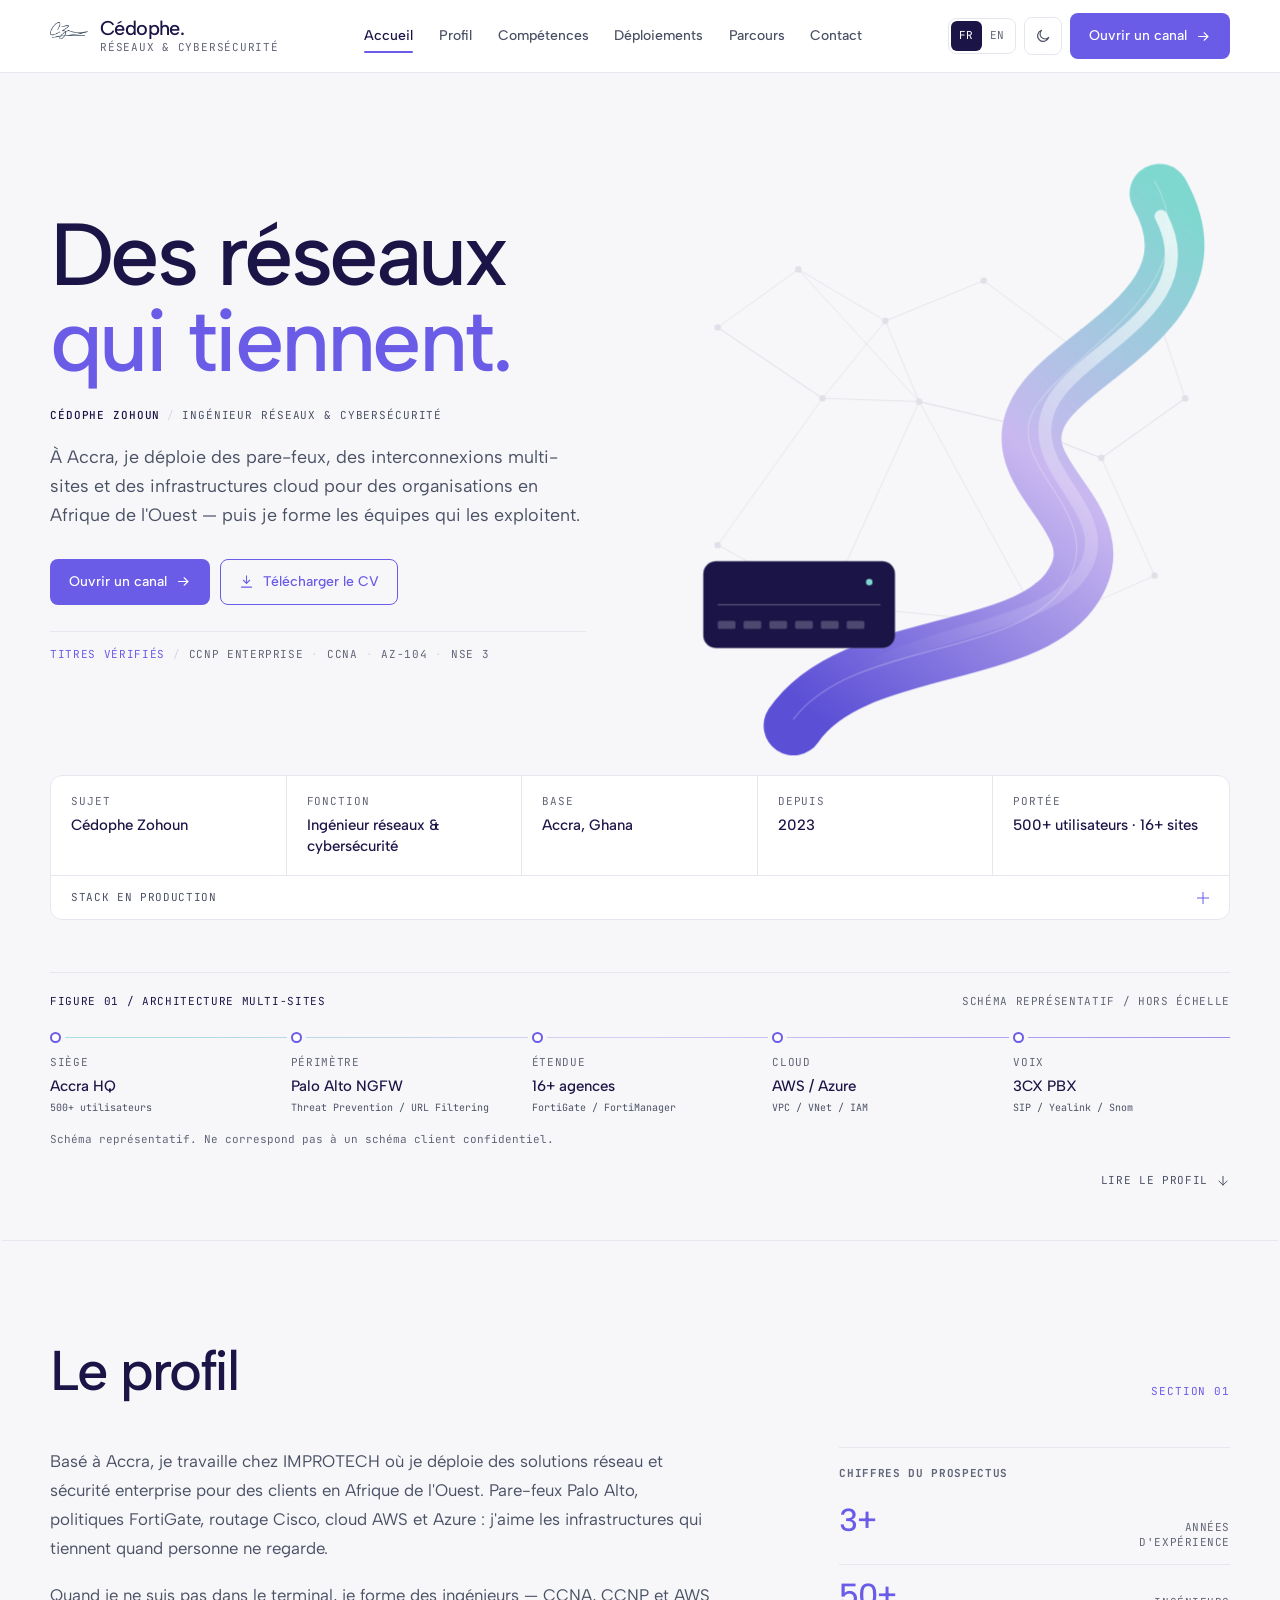
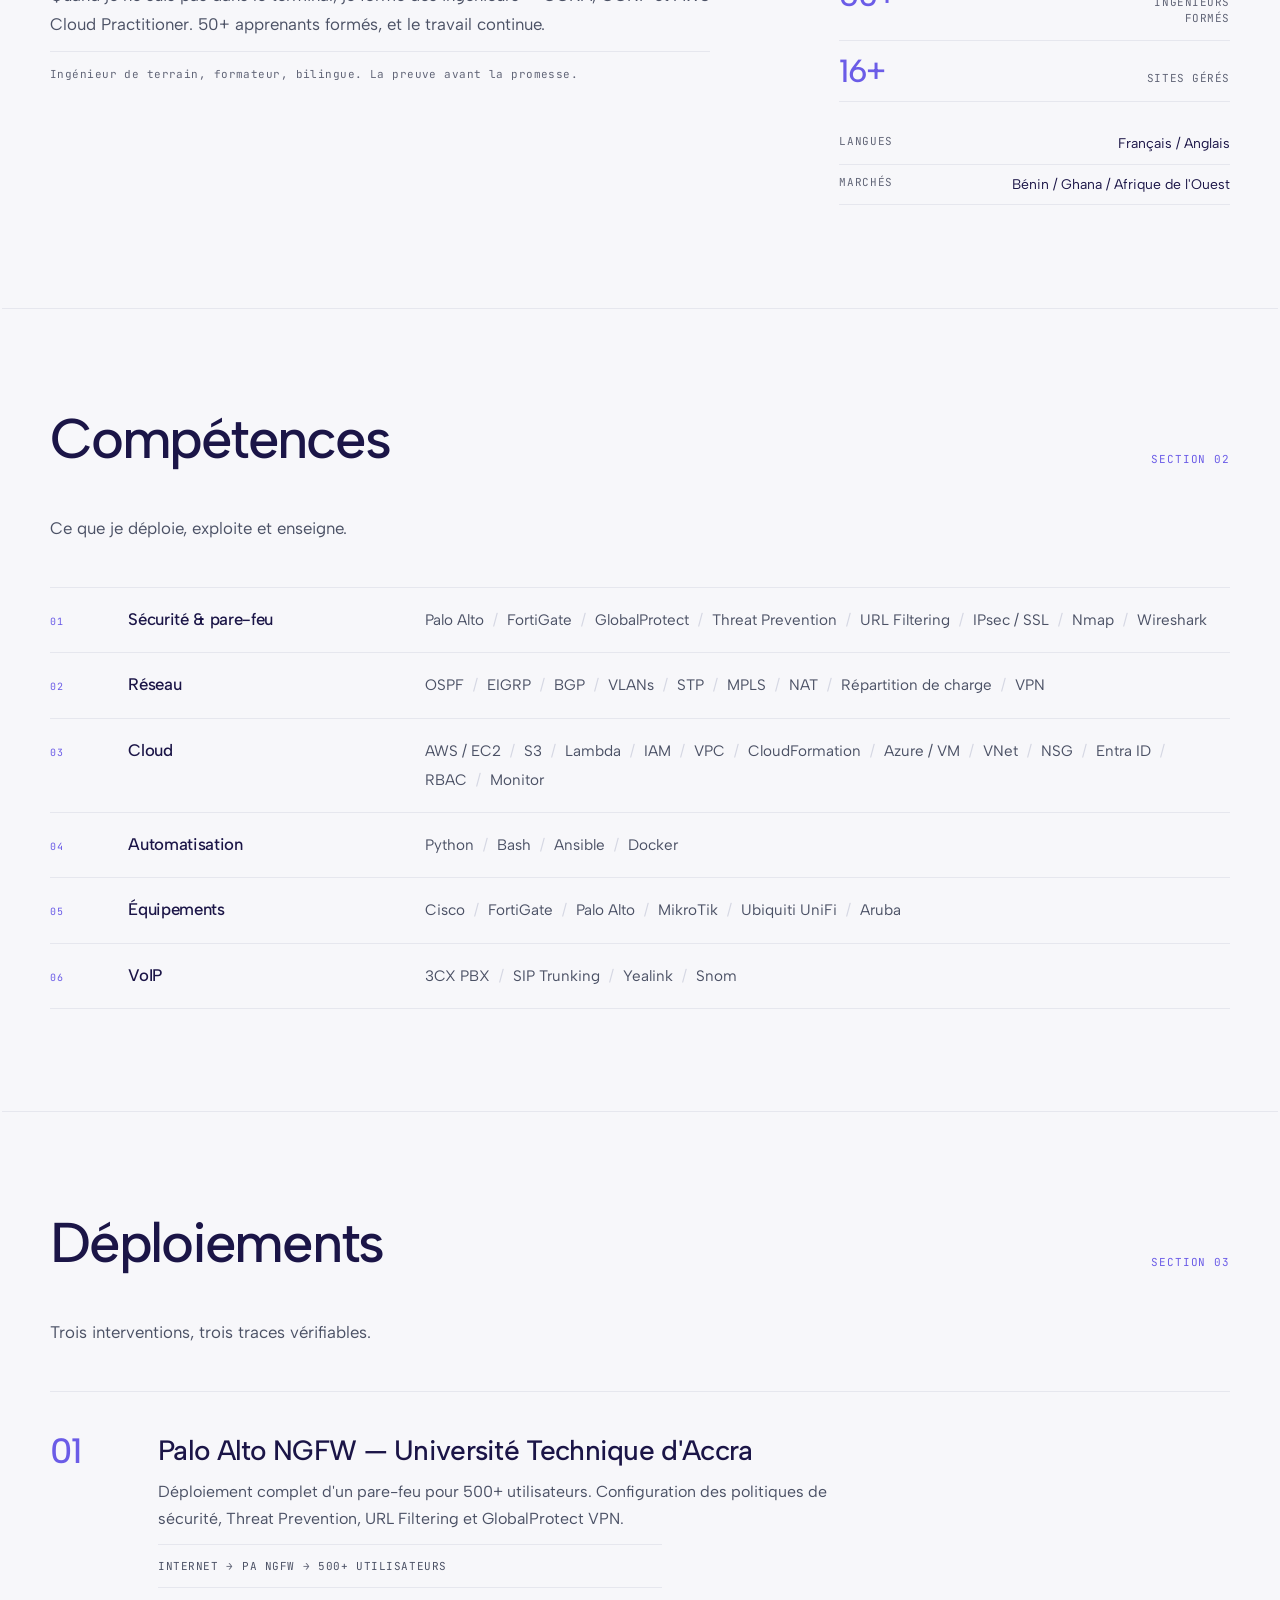
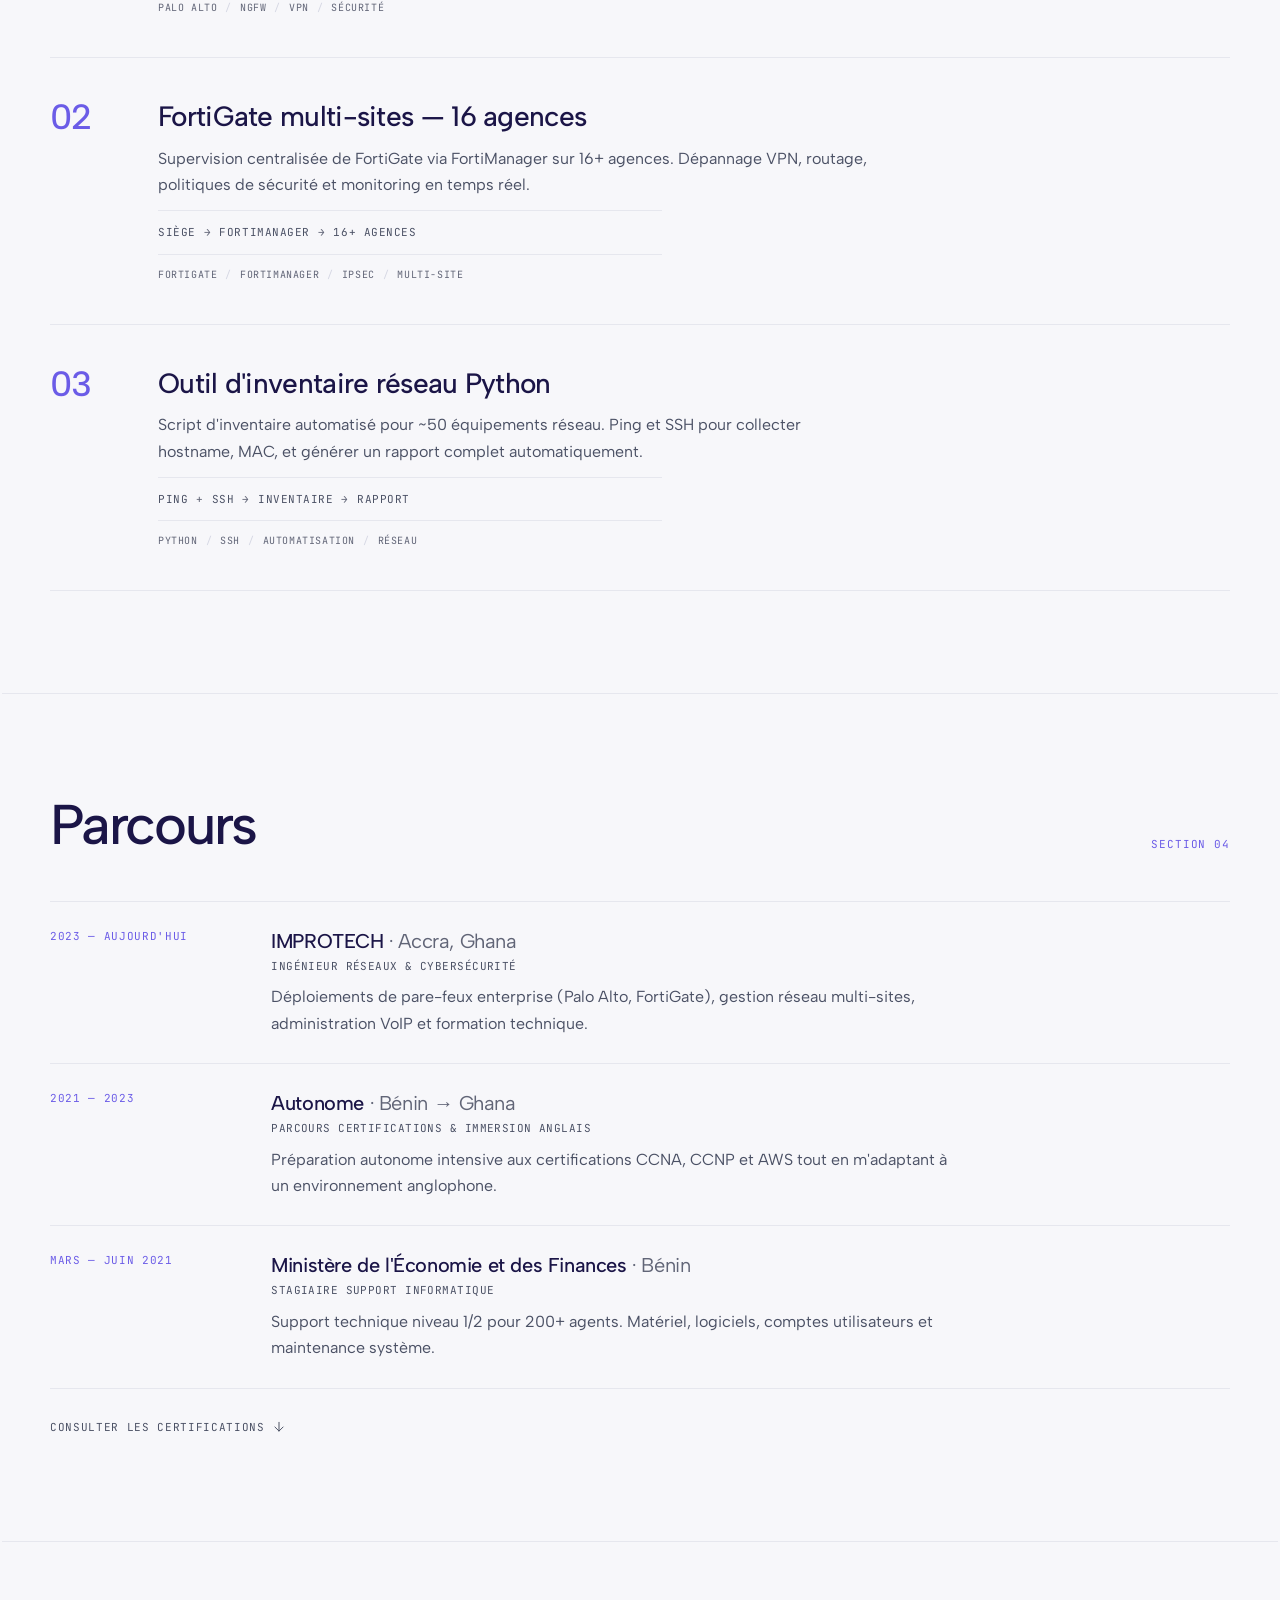
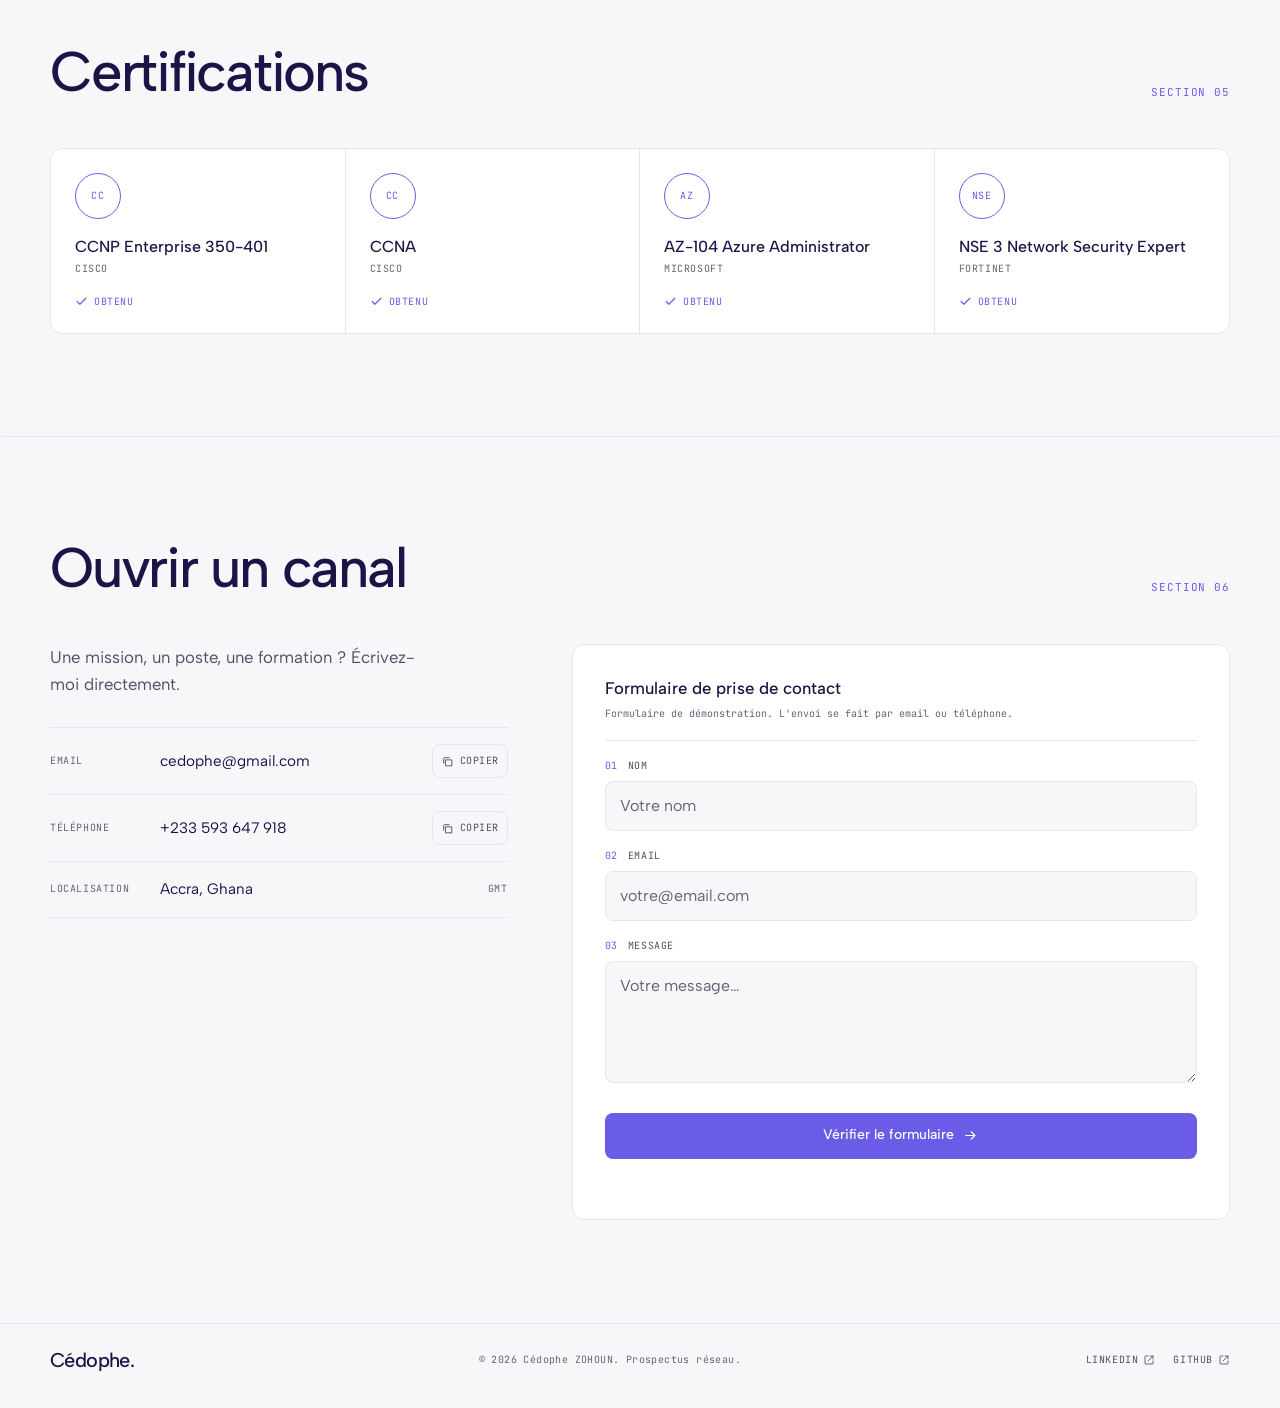
<file: index.html>
<!DOCTYPE html>
<html lang="fr" data-theme="light">
<head>
  <meta charset="UTF-8">
  <meta name="viewport" content="width=device-width, initial-scale=1.0">
  <title>Cédophe ZOHOUN — Ingénieur Réseaux &amp; Cybersécurité</title>
  <meta name="description" content="Ingénieur Réseaux &amp; Cybersécurité basé à Accra, Ghana. Pare-feux enterprise, infrastructures cloud et formation d'ingénieurs réseau en Afrique de l'Ouest.">
  <meta name="theme-color" content="#f7f7fa">
  <link rel="icon" type="image/svg+xml" href="assets/favicon.svg">
  <link rel="preconnect" href="https://fonts.googleapis.com">
  <link rel="preconnect" href="https://fonts.gstatic.com" crossorigin>
  <link href="https://fonts.googleapis.com/css2?family=Albert+Sans:wght@400;500&amp;family=JetBrains+Mono:wght@400;500&amp;display=swap" rel="stylesheet">
  <script>
    (function () {
      var t = "light";
      try { t = localStorage.getItem("theme") || "light"; } catch (e) {}
      document.documentElement.dataset.theme = t === "dark" ? "dark" : "light";
    })();
  </script>
  <link rel="stylesheet" href="styles.css">
</head>
<body>
  <a class="skip-link" href="#main" data-fr="Aller au contenu" data-en="Skip to content">Aller au contenu</a>

  <svg class="sprite" aria-hidden="true" focusable="false">
    <symbol id="i-arrow" viewBox="0 0 24 24" fill="none" stroke="currentColor" stroke-width="1.7" stroke-linecap="round" stroke-linejoin="round"><path d="M4 12h15"/><path d="m13 6 6 6-6 6"/></symbol>
    <symbol id="i-down" viewBox="0 0 24 24" fill="none" stroke="currentColor" stroke-width="1.7" stroke-linecap="round" stroke-linejoin="round"><path d="M12 4v15"/><path d="m5 12 7 7 7-7"/></symbol>
    <symbol id="i-download" viewBox="0 0 24 24" fill="none" stroke="currentColor" stroke-width="1.7" stroke-linecap="round" stroke-linejoin="round"><path d="M12 3v12"/><path d="m7 10 5 5 5-5"/><path d="M4 21h16"/></symbol>
    <symbol id="i-external" viewBox="0 0 24 24" fill="none" stroke="currentColor" stroke-width="1.7" stroke-linecap="round" stroke-linejoin="round"><path d="M14 4h6v6"/><path d="M20 4 10 14"/><path d="M20 14v5a1 1 0 0 1-1 1H5a1 1 0 0 1-1-1V5a1 1 0 0 1 1-1h5"/></symbol>
    <symbol id="i-mail" viewBox="0 0 24 24" fill="none" stroke="currentColor" stroke-width="1.7" stroke-linecap="round" stroke-linejoin="round"><rect x="2.5" y="5" width="19" height="14"/><path d="m3 7 9 6 9-6"/></symbol>
    <symbol id="i-phone" viewBox="0 0 24 24" fill="none" stroke="currentColor" stroke-width="1.7" stroke-linecap="round" stroke-linejoin="round"><path d="M22 16.9v2.6a1.9 1.9 0 0 1-2.1 1.9 18.9 18.9 0 0 1-8.3-2.9 18.4 18.4 0 0 1-5.6-5.6A18.9 18.9 0 0 1 3.1 4.2 1.9 1.9 0 0 1 5 2h2.6a1.9 1.9 0 0 1 1.9 1.6c.1 1 .4 1.9.7 2.8a1.9 1.9 0 0 1-.4 2L8.6 9.6a15 15 0 0 0 5.8 5.8l1.2-1.2a1.9 1.9 0 0 1 2-.4c.9.3 1.8.6 2.8.7a1.9 1.9 0 0 1 1.6 1.4z"/></symbol>
    <symbol id="i-pin" viewBox="0 0 24 24" fill="none" stroke="currentColor" stroke-width="1.7" stroke-linecap="round" stroke-linejoin="round"><path d="M19.5 10.4c0 5.2-7.5 11.1-7.5 11.1S4.5 15.6 4.5 10.4a7.5 7.5 0 0 1 15 0z"/><circle cx="12" cy="10.4" r="2.6"/></symbol>
    <symbol id="i-copy" viewBox="0 0 24 24" fill="none" stroke="currentColor" stroke-width="1.7" stroke-linecap="round" stroke-linejoin="round"><rect x="9" y="9" width="11" height="11"/><path d="M15 5H7a2 2 0 0 0-2 2v8"/></symbol>
    <symbol id="i-check" viewBox="0 0 24 24" fill="none" stroke="currentColor" stroke-width="2.2" stroke-linecap="round" stroke-linejoin="round"><path d="M20 6 9 17l-5-5"/></symbol>
    <symbol id="i-up" viewBox="0 0 24 24" fill="none" stroke="currentColor" stroke-width="1.8" stroke-linecap="round" stroke-linejoin="round"><path d="M12 19V5"/><path d="m5 12 7-7 7 7"/></symbol>
    <symbol id="i-sun" viewBox="0 0 24 24" fill="none" stroke="currentColor" stroke-width="1.7" stroke-linecap="round" stroke-linejoin="round"><circle cx="12" cy="12" r="4"/><path d="M12 2v2M12 20v2M4.9 4.9l1.4 1.4M17.7 17.7l1.4 1.4M2 12h2M20 12h2M4.9 19.1l1.4-1.4M17.7 6.3l1.4-1.4"/></symbol>
    <symbol id="i-moon" viewBox="0 0 24 24" fill="none" stroke="currentColor" stroke-width="1.7" stroke-linecap="round" stroke-linejoin="round"><path d="M20.5 14.2A8.5 8.5 0 1 1 9.8 3.5a7 7 0 0 0 10.7 10.7z"/></symbol>
  </svg>

  <header class="site-header" id="site-header">
    <div class="header-inner">
      <a class="brand" href="#home" aria-label="Cédophe, retour à l'accueil" data-fr-aria="Cédophe, retour à l'accueil" data-en-aria="Cédophe, back to home">
        <img class="brand-logo logo-light" src="assets/logo-light.png" width="40" height="43" alt="" loading="eager">
        <img class="brand-logo logo-dark" src="assets/logo-dark.png" width="40" height="43" alt="" loading="eager">
        <span class="brand-text">
          <span class="brand-name">Cédophe.</span>
          <span class="brand-role" data-fr="Réseaux &amp; cybersécurité" data-en="Networks &amp; cybersecurity">Réseaux &amp; cybersécurité</span>
        </span>
      </a>

      <nav class="site-nav" id="nav-menu" aria-label="Sommaire" data-fr-aria="Sommaire" data-en-aria="Contents">
        <p class="nav-caption" aria-hidden="true"><span data-fr="Sommaire" data-en="Contents">Sommaire</span></p>
        <ul>
          <li><a href="#home" data-spy-link><span data-fr="Accueil" data-en="Home">Accueil</span></a></li>
          <li><a href="#about" data-spy-link><span data-fr="Profil" data-en="Profile">Profil</span></a></li>
          <li><a href="#skills" data-spy-link><span data-fr="Compétences" data-en="Capabilities">Compétences</span></a></li>
          <li><a href="#projects" data-spy-link><span data-fr="Déploiements" data-en="Deployments">Déploiements</span></a></li>
          <li><a href="#experience" data-spy-link><span data-fr="Parcours" data-en="Experience">Parcours</span></a></li>
          <li><a href="#contact" data-spy-link><span data-fr="Contact" data-en="Contact">Contact</span></a></li>
        </ul>
      </nav>

      <div class="header-controls">
        <div class="lang-switch" role="group" aria-label="Langue" data-fr-aria="Langue" data-en-aria="Language">
          <button type="button" data-set-lang="fr" aria-pressed="true" lang="fr">FR</button>
          <button type="button" data-set-lang="en" aria-pressed="false" lang="en">EN</button>
        </div>
        <button class="icon-button" type="button" id="theme-toggle" aria-label="Changer de thème" data-fr-aria="Changer de thème" data-en-aria="Toggle theme">
          <svg class="icon-sun" aria-hidden="true"><use href="#i-sun"/></svg>
          <svg class="icon-moon" aria-hidden="true"><use href="#i-moon"/></svg>
        </button>
        <a class="btn btn-primary header-cta" href="#contact">
          <span data-fr="Ouvrir un canal" data-en="Open a channel">Ouvrir un canal</span>
          <svg class="icon" aria-hidden="true"><use href="#i-arrow"/></svg>
        </a>
        <button class="burger" type="button" id="burger" aria-expanded="false" aria-controls="nav-menu" aria-label="Menu" data-fr-aria="Menu" data-en-aria="Menu">
          <span></span><span></span><span></span>
        </button>
      </div>
    </div>
  </header>

  <main class="prospectus" id="main">
    <section class="hero" id="home" aria-labelledby="hero-title">
      <div class="hero-grid">
        <div class="hero-copy">
          <h1 id="hero-title">
            <span data-fr="Des réseaux" data-en="Networks">Des réseaux</span>
            <span class="hero-accent" data-fr="qui tiennent." data-en="that hold.">qui tiennent.</span>
          </h1>
          <p class="hero-role"><span>Cédophe ZOHOUN</span> <span aria-hidden="true">/</span> <span data-fr="Ingénieur Réseaux &amp; Cybersécurité" data-en="Network &amp; Cybersecurity Engineer">Ingénieur Réseaux &amp; Cybersécurité</span></p>
          <p class="hero-lede" data-fr="À Accra, je déploie des pare-feux, des interconnexions multi-sites et des infrastructures cloud pour des organisations en Afrique de l'Ouest — puis je forme les équipes qui les exploitent." data-en="In Accra, I deploy firewalls, multi-site interconnects and cloud infrastructure for organisations across West Africa — then train the teams who run them.">À Accra, je déploie des pare-feux, des interconnexions multi-sites et des infrastructures cloud pour des organisations en Afrique de l'Ouest — puis je forme les équipes qui les exploitent.</p>

          <div class="hero-actions">
            <a class="btn btn-primary" href="#contact">
              <span data-fr="Ouvrir un canal" data-en="Open a channel">Ouvrir un canal</span>
              <svg class="icon" aria-hidden="true"><use href="#i-arrow"/></svg>
            </a>
            <a class="btn btn-secondary" href="assets/cv.pdf">
              <svg class="icon" aria-hidden="true"><use href="#i-download"/></svg>
              <span data-fr="Télécharger le CV" data-en="Download CV">Télécharger le CV</span>
            </a>
          </div>

          <p class="hero-credentials">
            <span data-fr="Titres vérifiés" data-en="Verified credentials">Titres vérifiés</span>
            <span aria-hidden="true">/</span>
            <span>CCNP Enterprise</span>
            <span aria-hidden="true">·</span>
            <span>CCNA</span>
            <span aria-hidden="true">·</span>
            <span>AZ-104</span>
            <span aria-hidden="true">·</span>
            <span>NSE 3</span>
          </p>
        </div>

        <div class="hero-visual" aria-hidden="true">
          <svg class="signal-ribbon" viewBox="0 0 720 680" preserveAspectRatio="xMidYMid slice" focusable="false">
            <defs>
              <linearGradient id="ribbon-gradient" x1="660" y1="50" x2="160" y2="650" gradientUnits="userSpaceOnUse">
                <stop offset="0" stop-color="var(--teal)"/>
                <stop offset="0.46" stop-color="var(--lilac)"/>
                <stop offset="1" stop-color="var(--violet-deep)"/>
              </linearGradient>
              <linearGradient id="ribbon-sheen" x1="640" y1="90" x2="210" y2="590" gradientUnits="userSpaceOnUse">
                <stop offset="0" stop-color="var(--ribbon-sheen)" stop-opacity="0.76"/>
                <stop offset="0.5" stop-color="var(--ribbon-sheen)" stop-opacity="0.22"/>
                <stop offset="1" stop-color="var(--ribbon-sheen)" stop-opacity="0"/>
              </linearGradient>
            </defs>

            <g class="hero-topology">
              <path d="M84 204 184 132 292 196 214 292 84 204Z"/>
              <path d="M292 196 414 146 524 228 452 324 334 296 292 196Z"/>
              <path d="M524 228 626 178 664 292 560 366 452 324"/>
              <path d="M84 204 214 292 334 296 452 324 560 366 664 292"/>
              <path d="M184 132 334 296"/>
              <path d="M214 292 84 474 220 548 334 296"/>
              <path d="M560 366 626 512 486 574 334 296"/>
              <path d="M220 548 486 574"/>
              <circle cx="84" cy="204" r="4"/>
              <circle cx="184" cy="132" r="4"/>
              <circle cx="292" cy="196" r="4"/>
              <circle cx="214" cy="292" r="4"/>
              <circle cx="414" cy="146" r="4"/>
              <circle cx="524" cy="228" r="4"/>
              <circle cx="452" cy="324" r="4"/>
              <circle cx="626" cy="178" r="4"/>
              <circle cx="664" cy="292" r="4"/>
              <circle cx="560" cy="366" r="4"/>
              <circle cx="334" cy="296" r="4"/>
              <circle cx="84" cy="474" r="4"/>
              <circle cx="220" cy="548" r="4"/>
              <circle cx="486" cy="574" r="4"/>
              <circle cx="626" cy="512" r="4"/>
            </g>

            <g class="hero-ribbon">
              <path class="ribbon-body" d="M632 38C708 174 532 232 486 302c-58 88 104 138 34 230-64 84-272 62-342 166" fill="none" stroke="url(#ribbon-gradient)" stroke-width="74" stroke-linecap="round"/>
              <path class="ribbon-light" d="M634 66c58 110-92 162-132 226-55 88 96 142 28 224-58 70-232 62-312 152" fill="none" stroke="url(#ribbon-sheen)" stroke-width="16" stroke-linecap="round"/>
              <path class="ribbon-edge" d="M626 22c72 126-94 204-146 278-52 76 102 136 30 230-64 84-260 64-332 160" fill="none" stroke="var(--ribbon-sheen)" stroke-opacity="0.28" stroke-width="1.4" stroke-linecap="round"/>
            </g>

            <g class="hero-core">
              <rect x="66" y="494" width="238" height="108" rx="16" fill="var(--core)" stroke="var(--core-edge)" stroke-width="1"/>
              <circle cx="272" cy="520" r="4" fill="var(--teal)"/>
              <path d="M84 548h202" stroke="var(--core-line)" stroke-width="1" opacity="0.4"/>
              <rect x="84" y="568" width="22" height="10" rx="2" fill="var(--core-port)"/>
              <rect x="116" y="568" width="22" height="10" rx="2" fill="var(--core-port)"/>
              <rect x="148" y="568" width="22" height="10" rx="2" fill="var(--core-port)"/>
              <rect x="180" y="568" width="22" height="10" rx="2" fill="var(--core-port)"/>
              <rect x="212" y="568" width="22" height="10" rx="2" fill="var(--core-port)"/>
              <rect x="244" y="568" width="22" height="10" rx="2" fill="var(--core-port)"/>
            </g>
          </svg>
        </div>
      </div>

      <div class="facts-band">
        <h2 class="sr-only" id="facts-title" data-fr="Prospectus en bref" data-en="Prospectus at a glance">Prospectus en bref</h2>
        <dl class="facts" aria-labelledby="facts-title">
          <div><dt data-fr="Sujet" data-en="Subject">Sujet</dt><dd>Cédophe Zohoun</dd></div>
          <div><dt data-fr="Fonction" data-en="Role">Fonction</dt><dd data-fr="Ingénieur réseaux &amp; cybersécurité" data-en="Network &amp; cybersecurity engineer">Ingénieur réseaux &amp; cybersécurité</dd></div>
          <div><dt data-fr="Base" data-en="Base">Base</dt><dd data-fr="Accra, Ghana" data-en="Accra, Ghana">Accra, Ghana</dd></div>
          <div><dt data-fr="Depuis" data-en="Since">Depuis</dt><dd>2023</dd></div>
          <div><dt data-fr="Portée" data-en="Scope">Portée</dt><dd><span data-fr="500+ utilisateurs · 16+ sites" data-en="500+ users · 16+ sites">500+ utilisateurs · 16+ sites</span></dd></div>
        </dl>
        <details class="stack-disclosure">
          <summary>
            <span data-fr="Stack en production" data-en="Production stack">Stack en production</span>
            <span class="disclosure-mark" aria-hidden="true"></span>
          </summary>
          <ul>
            <li>Palo Alto NGFW</li>
            <li>FortiGate / FortiManager</li>
            <li>GlobalProtect</li>
            <li>Threat Prevention</li>
            <li>AWS / Azure</li>
            <li>3CX / SIP</li>
          </ul>
        </details>
      </div>

      <figure class="route-band" aria-labelledby="route-title">
        <figcaption class="route-head">
          <span id="route-title" data-fr="Figure 01 / Architecture multi-sites" data-en="Figure 01 / Multi-site architecture">Figure 01 / Architecture multi-sites</span>
          <span data-fr="Schéma représentatif / hors échelle" data-en="Representative schematic / not to scale">Schéma représentatif / hors échelle</span>
        </figcaption>
        <ol class="route" aria-label="Architecture multi-sites représentative" data-fr-aria="Architecture multi-sites représentative" data-en-aria="Representative multi-site architecture">
          <li class="route-stop">
            <span class="route-marker" aria-hidden="true"></span>
            <span class="route-label" data-fr="Siège" data-en="Headquarters">Siège</span>
            <span class="route-value">Accra HQ</span>
            <span class="route-detail">500+ <span data-fr="utilisateurs" data-en="users">utilisateurs</span></span>
          </li>
          <li class="route-stop">
            <span class="route-marker" aria-hidden="true"></span>
            <span class="route-label" data-fr="Périmètre" data-en="Perimeter">Périmètre</span>
            <span class="route-value">Palo Alto NGFW</span>
            <span class="route-detail">Threat Prevention / URL Filtering</span>
          </li>
          <li class="route-stop">
            <span class="route-marker" aria-hidden="true"></span>
            <span class="route-label" data-fr="Étendue" data-en="Footprint">Étendue</span>
            <span class="route-value">16+ <span data-fr="agences" data-en="branches">agences</span></span>
            <span class="route-detail">FortiGate / FortiManager</span>
          </li>
          <li class="route-stop">
            <span class="route-marker" aria-hidden="true"></span>
            <span class="route-label" data-fr="Cloud" data-en="Cloud">Cloud</span>
            <span class="route-value">AWS / Azure</span>
            <span class="route-detail">VPC / VNet / IAM</span>
          </li>
          <li class="route-stop">
            <span class="route-marker" aria-hidden="true"></span>
            <span class="route-label" data-fr="Voix" data-en="Voice">Voix</span>
            <span class="route-value">3CX PBX</span>
            <span class="route-detail">SIP / Yealink / Snom</span>
          </li>
        </ol>
        <p class="route-note" data-fr="Schéma représentatif. Ne correspond pas à un schéma client confidentiel." data-en="Representative schematic. Not a confidential client diagram.">Schéma représentatif. Ne correspond pas à un schéma client confidentiel.</p>
      </figure>

      <div class="hero-next">
        <a href="#about"><span data-fr="Lire le profil" data-en="Read the profile">Lire le profil</span> <svg class="icon" aria-hidden="true"><use href="#i-down"/></svg></a>
      </div>
    </section>

    <section class="band" id="about" aria-labelledby="about-title">
      <header class="section-head">
        <h2 id="about-title" data-fr="Le profil" data-en="The profile">Le profil</h2>
        <p class="folio"><span data-fr="Section" data-en="Section">Section</span> 01</p>
      </header>
      <div class="about-grid">
        <div class="prose">
          <p data-fr="Basé à Accra, je travaille chez IMPROTECH où je déploie des solutions réseau et sécurité enterprise pour des clients en Afrique de l'Ouest. Pare-feux Palo Alto, politiques FortiGate, routage Cisco, cloud AWS et Azure : j'aime les infrastructures qui tiennent quand personne ne regarde." data-en="Based in Accra, I work at IMPROTECH, deploying enterprise network and security solutions for clients across West Africa. Palo Alto firewalls, FortiGate policies, Cisco routing, AWS and Azure cloud: I like infrastructure that holds when no one is watching.">Basé à Accra, je travaille chez IMPROTECH où je déploie des solutions réseau et sécurité enterprise pour des clients en Afrique de l'Ouest. Pare-feux Palo Alto, politiques FortiGate, routage Cisco, cloud AWS et Azure : j'aime les infrastructures qui tiennent quand personne ne regarde.</p>
          <p data-fr="Quand je ne suis pas dans le terminal, je forme des ingénieurs — CCNA, CCNP et AWS Cloud Practitioner. 50+ apprenants formés, et le travail continue." data-en="When I'm not in the terminal, I train engineers — CCNA, CCNP and AWS Cloud Practitioner. 50+ learners trained, and the work continues.">Quand je ne suis pas dans le terminal, je forme des ingénieurs — CCNA, CCNP et AWS Cloud Practitioner. 50+ apprenants formés, et le travail continue.</p>
          <p class="prose-note" data-fr="Ingénieur de terrain, formateur, bilingue. La preuve avant la promesse." data-en="Field engineer, trainer, bilingual. Proof before promise.">Ingénieur de terrain, formateur, bilingue. La preuve avant la promesse.</p>
        </div>
        <aside class="figures" aria-labelledby="figures-title">
          <h3 class="figures-title" id="figures-title" data-fr="Chiffres du prospectus" data-en="Prospectus figures">Chiffres du prospectus</h3>
          <ul class="figures-list">
            <li><span class="figure-number" data-count="3" data-suffix="+">3+</span><span class="figure-label" data-fr="Années d'expérience" data-en="Years of experience">Années d'expérience</span></li>
            <li><span class="figure-number" data-count="50" data-suffix="+">50+</span><span class="figure-label" data-fr="Ingénieurs formés" data-en="Engineers trained">Ingénieurs formés</span></li>
            <li><span class="figure-number" data-count="16" data-suffix="+">16+</span><span class="figure-label" data-fr="Sites gérés" data-en="Sites managed">Sites gérés</span></li>
          </ul>
          <dl class="field-meta">
            <div><dt data-fr="Langues" data-en="Languages">Langues</dt><dd data-fr="Français / Anglais" data-en="French / English">Français / Anglais</dd></div>
            <div><dt data-fr="Marchés" data-en="Markets">Marchés</dt><dd data-fr="Bénin / Ghana / Afrique de l'Ouest" data-en="Benin / Ghana / West Africa">Bénin / Ghana / Afrique de l'Ouest</dd></div>
          </dl>
        </aside>
      </div>
    </section>

    <section class="band" id="skills" aria-labelledby="skills-title">
      <header class="section-head">
        <h2 id="skills-title" data-fr="Compétences" data-en="Capabilities">Compétences</h2>
        <p class="folio"><span data-fr="Section" data-en="Section">Section</span> 02</p>
      </header>
      <p class="band-lede" data-fr="Ce que je déploie, exploite et enseigne." data-en="What I deploy, operate and teach.">Ce que je déploie, exploite et enseigne.</p>

      <div class="register">
        <div class="register-row">
          <span class="register-index" aria-hidden="true">01</span>
          <h3 data-fr="Sécurité &amp; pare-feu" data-en="Security &amp; firewall">Sécurité &amp; pare-feu</h3>
          <ul class="register-items">
            <li>Palo Alto</li><li>FortiGate</li><li>GlobalProtect</li><li>Threat Prevention</li><li>URL Filtering</li><li>IPsec / SSL</li><li>Nmap</li><li>Wireshark</li>
          </ul>
        </div>
        <div class="register-row">
          <span class="register-index" aria-hidden="true">02</span>
          <h3 data-fr="Réseau" data-en="Networking">Réseau</h3>
          <ul class="register-items">
            <li>OSPF</li><li>EIGRP</li><li>BGP</li><li>VLANs</li><li>STP</li><li>MPLS</li><li>NAT</li><li data-fr="Répartition de charge" data-en="Load balancing">Répartition de charge</li><li>VPN</li>
          </ul>
        </div>
        <div class="register-row">
          <span class="register-index" aria-hidden="true">03</span>
          <h3>Cloud</h3>
          <ul class="register-items">
            <li>AWS / EC2</li><li>S3</li><li>Lambda</li><li>IAM</li><li>VPC</li><li>CloudFormation</li><li>Azure / VM</li><li>VNet</li><li>NSG</li><li>Entra ID</li><li>RBAC</li><li>Monitor</li>
          </ul>
        </div>
        <div class="register-row">
          <span class="register-index" aria-hidden="true">04</span>
          <h3 data-fr="Automatisation" data-en="Automation">Automatisation</h3>
          <ul class="register-items"><li>Python</li><li>Bash</li><li>Ansible</li><li>Docker</li></ul>
        </div>
        <div class="register-row">
          <span class="register-index" aria-hidden="true">05</span>
          <h3 data-fr="Équipements" data-en="Equipment">Équipements</h3>
          <ul class="register-items"><li>Cisco</li><li>FortiGate</li><li>Palo Alto</li><li>MikroTik</li><li>Ubiquiti UniFi</li><li>Aruba</li></ul>
        </div>
        <div class="register-row">
          <span class="register-index" aria-hidden="true">06</span>
          <h3>VoIP</h3>
          <ul class="register-items"><li>3CX PBX</li><li>SIP Trunking</li><li>Yealink</li><li>Snom</li></ul>
        </div>
      </div>
    </section>

    <section class="band" id="projects" aria-labelledby="projects-title">
      <header class="section-head">
        <h2 id="projects-title" data-fr="Déploiements" data-en="Deployments">Déploiements</h2>
        <p class="folio"><span data-fr="Section" data-en="Section">Section</span> 03</p>
      </header>
      <p class="band-lede" data-fr="Trois interventions, trois traces vérifiables." data-en="Three deployments, three verifiable traces.">Trois interventions, trois traces vérifiables.</p>

      <div class="deployments">
        <article class="deployment">
          <span class="deployment-index" aria-hidden="true">01</span>
          <div class="deployment-body">
            <h3 data-fr="Palo Alto NGFW — Université Technique d'Accra" data-en="Palo Alto NGFW — Accra Technical University">Palo Alto NGFW — Université Technique d'Accra</h3>
            <p data-fr="Déploiement complet d'un pare-feu pour 500+ utilisateurs. Configuration des politiques de sécurité, Threat Prevention, URL Filtering et GlobalProtect VPN." data-en="Full firewall deployment for 500+ users. Configured security policies, Threat Prevention, URL Filtering and GlobalProtect VPN.">Déploiement complet d'un pare-feu pour 500+ utilisateurs. Configuration des politiques de sécurité, Threat Prevention, URL Filtering et GlobalProtect VPN.</p>
            <p class="deployment-path"><span data-fr="Internet" data-en="Internet">Internet</span><span aria-hidden="true">→</span><span>PA NGFW</span><span aria-hidden="true">→</span><span data-fr="500+ utilisateurs" data-en="500+ users">500+ utilisateurs</span></p>
            <ul class="deployment-stack"><li>Palo Alto</li><li>NGFW</li><li>VPN</li><li data-fr="Sécurité" data-en="Security">Sécurité</li></ul>
          </div>
        </article>

        <article class="deployment">
          <span class="deployment-index" aria-hidden="true">02</span>
          <div class="deployment-body">
            <h3 data-fr="FortiGate multi-sites — 16 agences" data-en="FortiGate multi-site — 16 branches">FortiGate multi-sites — 16 agences</h3>
            <p data-fr="Supervision centralisée de FortiGate via FortiManager sur 16+ agences. Dépannage VPN, routage, politiques de sécurité et monitoring en temps réel." data-en="Centralised FortiGate supervision via FortiManager across 16+ branches. VPN troubleshooting, routing, security policies and real-time monitoring.">Supervision centralisée de FortiGate via FortiManager sur 16+ agences. Dépannage VPN, routage, politiques de sécurité et monitoring en temps réel.</p>
            <p class="deployment-path"><span data-fr="Siège" data-en="HQ">Siège</span><span aria-hidden="true">→</span><span>FortiManager</span><span aria-hidden="true">→</span><span data-fr="16+ agences" data-en="16+ branches">16+ agences</span></p>
            <ul class="deployment-stack"><li>FortiGate</li><li>FortiManager</li><li>IPsec</li><li data-fr="Multi-site" data-en="Multi-site">Multi-site</li></ul>
          </div>
        </article>

        <article class="deployment">
          <span class="deployment-index" aria-hidden="true">03</span>
          <div class="deployment-body">
            <h3 data-fr="Outil d'inventaire réseau Python" data-en="Python network inventory tool">Outil d'inventaire réseau Python</h3>
            <p data-fr="Script d'inventaire automatisé pour ~50 équipements réseau. Ping et SSH pour collecter hostname, MAC, et générer un rapport complet automatiquement." data-en="Automated documentation script for ~50 network devices. Uses ping and SSH to collect hostname, MAC, and generate a full inventory report automatically.">Script d'inventaire automatisé pour ~50 équipements réseau. Ping et SSH pour collecter hostname, MAC, et générer un rapport complet automatiquement.</p>
            <p class="deployment-path"><span>Ping</span><span aria-hidden="true">+</span><span>SSH</span><span aria-hidden="true">→</span><span data-fr="inventaire" data-en="inventory">inventaire</span><span aria-hidden="true">→</span><span data-fr="rapport" data-en="report">rapport</span></p>
            <ul class="deployment-stack"><li>Python</li><li>SSH</li><li data-fr="Automatisation" data-en="Automation">Automatisation</li><li data-fr="Réseau" data-en="Networking">Réseau</li></ul>
          </div>
        </article>
      </div>
    </section>

    <section class="band" id="experience" aria-labelledby="experience-title">
      <header class="section-head">
        <h2 id="experience-title" data-fr="Parcours" data-en="Experience">Parcours</h2>
        <p class="folio"><span data-fr="Section" data-en="Section">Section</span> 04</p>
      </header>

      <ol class="timeline">
        <li>
          <p class="timeline-date" data-fr="2023 — Aujourd'hui" data-en="2023 — Present">2023 — Aujourd'hui</p>
          <div class="timeline-body">
            <h3><span>IMPROTECH</span> <span class="timeline-loc">· Accra, Ghana</span></h3>
            <p class="timeline-role" data-fr="Ingénieur Réseaux &amp; Cybersécurité" data-en="Network &amp; Cybersecurity Engineer">Ingénieur Réseaux &amp; Cybersécurité</p>
            <p class="timeline-desc" data-fr="Déploiements de pare-feux enterprise (Palo Alto, FortiGate), gestion réseau multi-sites, administration VoIP et formation technique." data-en="Enterprise firewall deployments (Palo Alto, FortiGate), multi-site network management, VoIP administration and technical training delivery.">Déploiements de pare-feux enterprise (Palo Alto, FortiGate), gestion réseau multi-sites, administration VoIP et formation technique.</p>
          </div>
        </li>
        <li>
          <p class="timeline-date">2021 — 2023</p>
          <div class="timeline-body">
            <h3><span data-fr="Autonome" data-en="Self-directed">Autonome</span> <span class="timeline-loc" data-fr="· Bénin → Ghana" data-en="· Benin → Ghana">· Bénin → Ghana</span></h3>
            <p class="timeline-role" data-fr="Parcours certifications &amp; immersion anglais" data-en="Certification path &amp; English immersion">Parcours certifications &amp; immersion anglais</p>
            <p class="timeline-desc" data-fr="Préparation autonome intensive aux certifications CCNA, CCNP et AWS tout en m'adaptant à un environnement anglophone." data-en="Intensive autonomous preparation for CCNA, CCNP and AWS certifications while transitioning to an English-speaking environment.">Préparation autonome intensive aux certifications CCNA, CCNP et AWS tout en m'adaptant à un environnement anglophone.</p>
          </div>
        </li>
        <li>
          <p class="timeline-date" data-fr="Mars — Juin 2021" data-en="March — June 2021">Mars — Juin 2021</p>
          <div class="timeline-body">
            <h3><span data-fr="Ministère de l'Économie et des Finances" data-en="Ministry of Economy and Finance">Ministère de l'Économie et des Finances</span> <span class="timeline-loc">· Bénin</span></h3>
            <p class="timeline-role" data-fr="Stagiaire support informatique" data-en="IT support intern">Stagiaire support informatique</p>
            <p class="timeline-desc" data-fr="Support technique niveau 1/2 pour 200+ agents. Matériel, logiciels, comptes utilisateurs et maintenance système." data-en="Level 1/2 technical support for 200+ government agents. Hardware, software, user accounts and system maintenance.">Support technique niveau 1/2 pour 200+ agents. Matériel, logiciels, comptes utilisateurs et maintenance système.</p>
          </div>
        </li>
      </ol>
      <p class="section-link"><a href="#certifications"><span data-fr="Consulter les certifications" data-en="View the credentials">Consulter les certifications</span> <svg class="icon" aria-hidden="true"><use href="#i-down"/></svg></a></p>
    </section>

    <section class="band" id="certifications" aria-labelledby="certifications-title">
      <header class="section-head">
        <h2 id="certifications-title" data-fr="Certifications" data-en="Credentials">Certifications</h2>
        <p class="folio"><span data-fr="Section" data-en="Section">Section</span> 05</p>
      </header>
      <ul class="credentials">
        <li class="credential">
          <span class="credential-seal" aria-hidden="true">CC</span>
          <div><h3>CCNP Enterprise 350-401</h3><p class="issuer">Cisco</p></div>
          <p class="credential-status"><svg class="icon" aria-hidden="true"><use href="#i-check"/></svg><span data-fr="Obtenu" data-en="Obtained">Obtenu</span></p>
        </li>
        <li class="credential">
          <span class="credential-seal" aria-hidden="true">CC</span>
          <div><h3>CCNA</h3><p class="issuer">Cisco</p></div>
          <p class="credential-status"><svg class="icon" aria-hidden="true"><use href="#i-check"/></svg><span data-fr="Obtenu" data-en="Obtained">Obtenu</span></p>
        </li>
        <li class="credential">
          <span class="credential-seal" aria-hidden="true">AZ</span>
          <div><h3>AZ-104 Azure Administrator</h3><p class="issuer">Microsoft</p></div>
          <p class="credential-status"><svg class="icon" aria-hidden="true"><use href="#i-check"/></svg><span data-fr="Obtenu" data-en="Obtained">Obtenu</span></p>
        </li>
        <li class="credential">
          <span class="credential-seal" aria-hidden="true">NSE</span>
          <div><h3>NSE 3 Network Security Expert</h3><p class="issuer">Fortinet</p></div>
          <p class="credential-status"><svg class="icon" aria-hidden="true"><use href="#i-check"/></svg><span data-fr="Obtenu" data-en="Obtained">Obtenu</span></p>
        </li>
      </ul>
    </section>

    <section class="band contact-section" id="contact" aria-labelledby="contact-title">
      <header class="section-head">
        <h2 id="contact-title" data-fr="Ouvrir un canal" data-en="Open a channel">Ouvrir un canal</h2>
        <p class="folio"><span data-fr="Section" data-en="Section">Section</span> 06</p>
      </header>
      <div class="contact-grid">
        <div class="contact-copy">
          <p class="band-lede" data-fr="Une mission, un poste, une formation ? Écrivez-moi directement." data-en="A role, a deployment, a training request? Reach me directly.">Une mission, un poste, une formation ? Écrivez-moi directement.</p>
          <div class="channels">
            <div class="channel">
              <span class="channel-label">Email</span>
              <a class="channel-value" href="mailto:cedophe@gmail.com">cedophe@gmail.com</a>
              <button class="copy-btn" type="button" data-copy="cedophe@gmail.com" aria-label="Copier l'email" data-fr-aria="Copier l'email" data-en-aria="Copy email">
                <svg class="icon" aria-hidden="true"><use href="#i-copy"/></svg>
                <span data-fr="Copier" data-en="Copy">Copier</span>
              </button>
            </div>
            <div class="channel">
              <span class="channel-label" data-fr="Téléphone" data-en="Phone">Téléphone</span>
              <a class="channel-value" href="tel:+233593647918">+233 593 647 918</a>
              <button class="copy-btn" type="button" data-copy="+233 593 647 918" aria-label="Copier le numéro" data-fr-aria="Copier le numéro" data-en-aria="Copy phone number">
                <svg class="icon" aria-hidden="true"><use href="#i-copy"/></svg>
                <span data-fr="Copier" data-en="Copy">Copier</span>
              </button>
            </div>
            <div class="channel">
              <span class="channel-label" data-fr="Localisation" data-en="Location">Localisation</span>
              <span class="channel-value">Accra, Ghana</span>
              <span class="channel-note">GMT</span>
            </div>
          </div>
          <p class="sr-only" id="copy-status" role="status" aria-live="polite"></p>
        </div>

        <form class="contact-form" id="contact-form" novalidate>
          <div class="form-head">
            <p class="form-title" data-fr="Formulaire de prise de contact" data-en="Contact form">Formulaire de prise de contact</p>
            <p class="form-note" data-fr="Formulaire de démonstration. L'envoi se fait par email ou téléphone." data-en="Demo form. Send by email or phone.">Formulaire de démonstration. L'envoi se fait par email ou téléphone.</p>
          </div>
          <div class="form-field">
            <label for="f-name"><span class="field-no">01</span><span data-fr="Nom" data-en="Name">Nom</span></label>
            <input id="f-name" name="name" type="text" autocomplete="name" required data-fr-ph="Votre nom" data-en-ph="Your name" placeholder="Votre nom">
          </div>
          <div class="form-field">
            <label for="f-email"><span class="field-no">02</span><span>Email</span></label>
            <input id="f-email" name="email" type="email" autocomplete="email" required data-fr-ph="votre@email.com" data-en-ph="you@example.com" placeholder="votre@email.com">
          </div>
          <div class="form-field">
            <label for="f-message"><span class="field-no">03</span><span data-fr="Message" data-en="Message">Message</span></label>
            <textarea id="f-message" name="message" rows="4" required minlength="10" data-fr-ph="Votre message…" data-en-ph="Your message…" placeholder="Votre message…"></textarea>
          </div>
          <button class="btn btn-primary btn-block" type="submit">
            <span data-fr="Vérifier le formulaire" data-en="Validate the form">Vérifier le formulaire</span>
            <svg class="icon" aria-hidden="true"><use href="#i-arrow"/></svg>
          </button>
          <p class="form-status" id="form-status" role="status" aria-live="polite" tabindex="-1"></p>
        </form>
      </div>
    </section>
  </main>

  <footer class="site-footer">
    <div class="footer-inner">
      <p class="footer-brand">Cédophe.</p>
      <p class="footer-copy" data-fr="© 2026 Cédophe ZOHOUN. Prospectus réseau." data-en="© 2026 Cédophe ZOHOUN. Network prospectus.">© 2026 Cédophe ZOHOUN. Prospectus réseau.</p>
      <div class="footer-links">
        <a href="https://www.linkedin.com/in/cedophe-zohoun-914872220/" target="_blank" rel="noopener">LinkedIn <svg class="icon" aria-hidden="true"><use href="#i-external"/></svg></a>
        <a href="https://github.com/Cedophe" target="_blank" rel="noopener">GitHub <svg class="icon" aria-hidden="true"><use href="#i-external"/></svg></a>
      </div>
    </div>
  </footer>

  <button class="back-top" type="button" id="back-top" aria-label="Retour en haut" data-fr-aria="Retour en haut" data-en-aria="Back to top">
    <span data-fr="Haut" data-en="Top">Haut</span>
    <svg class="icon" aria-hidden="true"><use href="#i-up"/></svg>
  </button>

  <script src="script.js"></script>
</body>
</html>
</file>
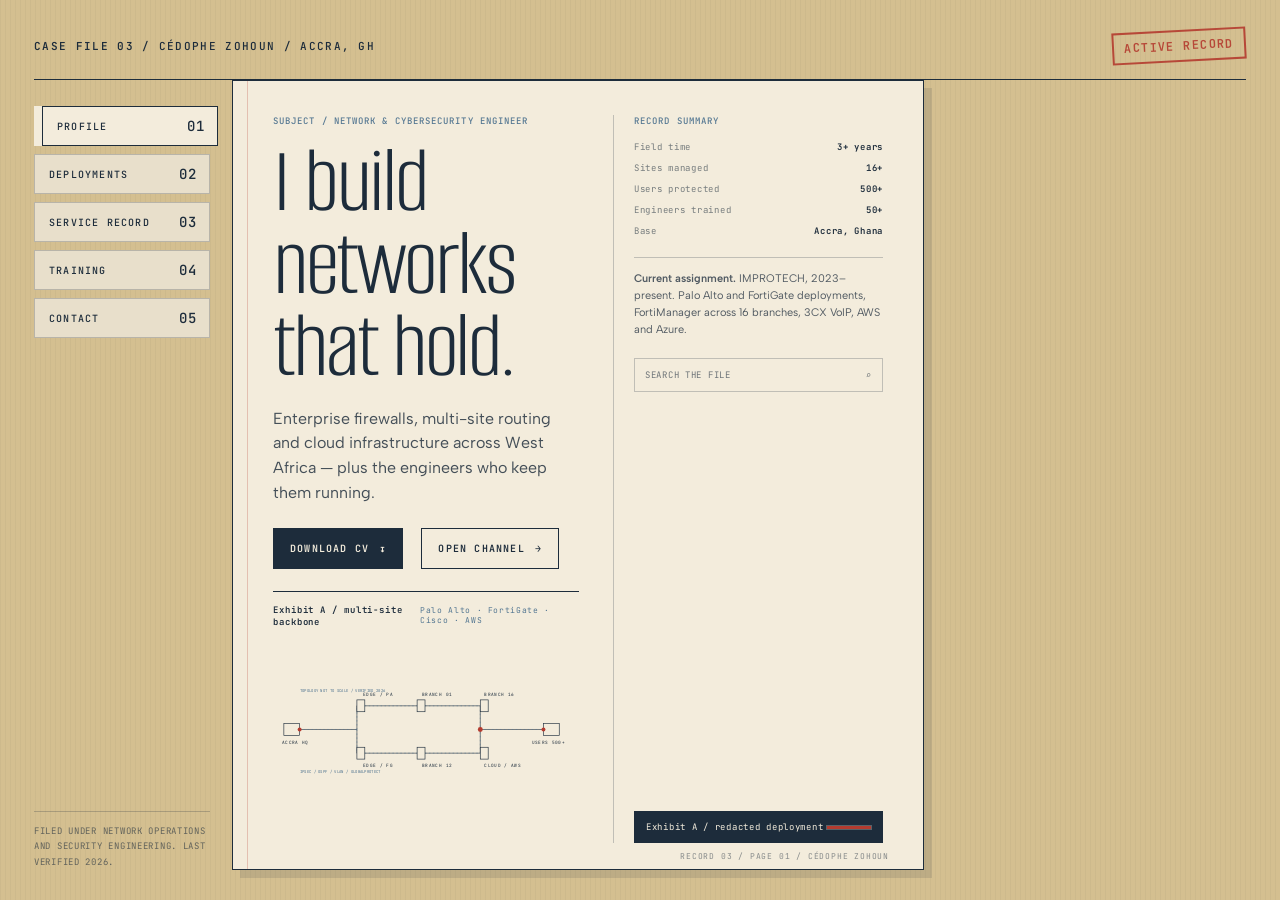
<file: .impeccable/mocks/decision/assigned.html>
<!DOCTYPE html>
<html lang="en">
<head>
<meta charset="UTF-8">
<meta name="viewport" content="width=device-width, initial-scale=1.0">
<link rel="preconnect" href="https://fonts.googleapis.com">
<link rel="preconnect" href="https://fonts.gstatic.com" crossorigin>
<link href="https://fonts.googleapis.com/css2?family=Albert+Sans:wght@400;500;600&family=Alumni+Sans:wght@200..800&family=JetBrains+Mono:wght@400;500;600&display=swap" rel="stylesheet">
<style>
:root{--round:a169ae44;--paper:#f3ecdc;--paper-deep:#e8dfcb;--manila:#d4bf90;--ink:#1d2c3b;--steel:#547792;--signal:#b43b2f;--line:rgba(29,44,59,.24);--mono:"JetBrains Mono",monospace;--sans:"Albert Sans",sans-serif;--display:"Alumni Sans",sans-serif}
*{box-sizing:border-box}html,body{height:100%}body{margin:0;background:var(--manila);color:var(--ink);font-family:var(--sans);overflow:hidden}body::before{content:"";position:fixed;inset:0;background:repeating-linear-gradient(90deg,rgba(29,44,59,.035) 0 1px,transparent 1px 5px),repeating-linear-gradient(0deg,rgba(255,255,255,.12) 0 1px,transparent 1px 4px);pointer-events:none;mix-blend-mode:multiply}
.file{position:relative;height:100%;padding:26px 34px 30px;display:grid;grid-template-columns:176px minmax(0,1fr) 300px;grid-template-rows:54px minmax(0,1fr);gap:0 22px}
.top{grid-column:1/-1;display:flex;align-items:center;justify-content:space-between;border-bottom:1px solid var(--ink);padding-bottom:14px}
.case-id,.stamp,.meta,.tab,.label,.cta,.foot{font-family:var(--mono);text-transform:uppercase;letter-spacing:.12em}
.case-id{font-size:11px;font-weight:500}.case-id b{font-weight:600}.stamp{border:2px solid var(--signal);color:var(--signal);font-size:12px;font-weight:600;padding:6px 10px;transform:rotate(-3deg);opacity:.9}
.rail{padding-top:26px;display:flex;flex-direction:column;gap:8px}
.tab{display:flex;align-items:center;justify-content:space-between;font-size:10px;font-weight:500;padding:12px 12px 12px 14px;border:1px solid var(--line);background:var(--paper-deep);text-decoration:none;color:var(--ink)}
.tab span{font-size:14px;line-height:1}.tab.active{background:var(--paper);border-color:var(--ink);transform:translateX(8px);box-shadow:-8px 0 0 var(--paper)}
.rail-note{margin-top:auto;font-family:var(--mono);font-size:9px;line-height:1.7;letter-spacing:.08em;text-transform:uppercase;color:rgba(29,44,59,.62);border-top:1px solid var(--line);padding-top:12px}
.report{background:var(--paper);border:1px solid var(--ink);position:relative;padding:34px 40px 26px;display:grid;grid-template-columns:minmax(0,1fr) 270px;grid-template-rows:auto 1fr;gap:22px 34px;box-shadow:8px 8px 0 rgba(29,44,59,.12)}
.report::before{content:"";position:absolute;left:14px;top:0;bottom:0;border-left:1px solid rgba(180,59,47,.25)}
.label{font-size:9px;font-weight:500;color:var(--steel);margin-bottom:14px}
h1{font-family:var(--display);font-weight:300;font-size:96px;line-height:.86;letter-spacing:-.025em;margin:0 0 18px;max-width:8ch;text-wrap:balance}
.lede{font-size:16px;line-height:1.55;max-width:42ch;color:rgba(29,44,59,.82);margin:0 0 22px}
.actions{display:flex;align-items:center;gap:18px}
.cta{display:inline-flex;align-items:center;gap:10px;background:var(--ink);color:var(--paper);font-size:10px;font-weight:600;padding:13px 16px;text-decoration:none;border:1px solid var(--ink)}
.cta.alt{background:transparent;color:var(--ink)}
.exhibit{grid-column:1;border-top:1px solid var(--ink);padding-top:12px;min-height:0;display:flex;flex-direction:column}
.exhibit-head{display:flex;justify-content:space-between;align-items:baseline;margin-bottom:6px}
.exhibit-head b{font-family:var(--mono);font-size:9px;letter-spacing:.1em;font-weight:600}.exhibit-head span{font-family:var(--mono);font-size:8px;letter-spacing:.08em;color:var(--steel)}
.diagram{width:100%;height:190px;display:block}
.side{grid-column:2;grid-row:1/3;border-left:1px solid var(--line);padding-left:20px;display:flex;flex-direction:column;gap:20px;min-height:0}
.meta{font-size:9px;letter-spacing:.08em;display:grid;grid-template-columns:1fr auto;gap:9px 12px;text-transform:none}
.meta span{color:rgba(29,44,59,.58)}.meta b{font-weight:600;text-align:right}
.note{font-size:11px;line-height:1.55;color:rgba(29,44,59,.76);border-top:1px solid var(--line);padding-top:12px}
.note strong{font-weight:600}
.search{font-family:var(--mono);font-size:9px;letter-spacing:.08em;text-transform:uppercase;border:1px solid var(--line);padding:10px;display:flex;justify-content:space-between;color:rgba(29,44,59,.62)}
.redact{margin-top:auto;background:var(--ink);color:var(--paper);font-family:var(--mono);font-size:9px;letter-spacing:.08em;padding:10px 12px;display:flex;justify-content:space-between;align-items:center;cursor:grab}
.redact i{display:block;width:44px;height:3px;background:var(--signal);box-shadow:0 0 0 1px rgba(243,236,220,.28)}
.foot{position:absolute;bottom:8px;right:34px;font-size:8px;color:rgba(29,44,59,.5);letter-spacing:.1em}
@media (max-width:900px){body{overflow:auto}.file{height:auto;min-height:100%;grid-template-columns:1fr;grid-template-rows:auto;padding:18px}.top{grid-column:1}.rail{flex-direction:row;flex-wrap:wrap;padding-top:16px}.tab.active{transform:none;box-shadow:none}.rail-note{display:none}.report{grid-template-columns:1fr;padding:24px}.side{grid-column:1;grid-row:auto;border-left:0;border-top:1px solid var(--line);padding-left:0;padding-top:16px}.exhibit{grid-column:1}h1{font-size:64px}.foot{position:static;margin-top:12px}}
</style>
</head>
<body>
<div class="file">
  <div class="top">
    <div class="case-id"><b>CASE FILE 03</b> / CÉDOPHE ZOHOUN / ACCRA, GH</div>
    <div class="stamp">Active record</div>
  </div>
  <nav class="rail" aria-label="Case file tabs">
    <a class="tab active" href="#profile">Profile <span>01</span></a>
    <a class="tab" href="#work">Deployments <span>02</span></a>
    <a class="tab" href="#record">Service record <span>03</span></a>
    <a class="tab" href="#training">Training <span>04</span></a>
    <a class="tab" href="#contact">Contact <span>05</span></a>
    <div class="rail-note">Filed under network operations and security engineering. Last verified 2026.</div>
  </nav>
  <main class="report">
    <div>
      <div class="label">Subject / network &amp; cybersecurity engineer</div>
      <h1>I build networks that hold.</h1>
      <p class="lede">Enterprise firewalls, multi-site routing and cloud infrastructure across West Africa — plus the engineers who keep them running.</p>
      <div class="actions">
        <a class="cta" href="#cv">Download CV <span>↧</span></a>
        <a class="cta alt" href="#contact">Open channel <span>→</span></a>
      </div>
    </div>
    <aside class="side">
      <div>
        <div class="label">Record summary</div>
        <div class="meta">
          <span>Field time</span><b>3+ years</b>
          <span>Sites managed</span><b>16+</b>
          <span>Users protected</span><b>500+</b>
          <span>Engineers trained</span><b>50+</b>
          <span>Base</span><b>Accra, Ghana</b>
        </div>
      </div>
      <div class="note"><strong>Current assignment.</strong> IMPROTECH, 2023–present. Palo Alto and FortiGate deployments, FortiManager across 16 branches, 3CX VoIP, AWS and Azure.</div>
      <div class="search">Search the file <span>⌕</span></div>
      <div class="redact"><span>Exhibit A / redacted deployment</span><i></i></div>
    </aside>
    <div class="exhibit">
      <div class="exhibit-head"><b>Exhibit A / multi-site backbone</b><span>Palo Alto · FortiGate · Cisco · AWS</span></div>
      <svg class="diagram" viewBox="0 0 620 190" fill="none" aria-hidden="true">
        <path d="M54 96H170M170 96V48H292M170 96V144H292M292 48H420M292 144H420M420 48V96H548M420 144V96" stroke="#1d2c3b" stroke-width="1.2"/>
        <path d="M54 96H170M170 96V48H292M170 96V144H292M292 48H420M292 144H420M420 48V96H548M420 144V96" stroke="#547792" stroke-width="1.2" stroke-dasharray="3 5" opacity=".8"/>
        <g fill="#f3ecdc" stroke="#1d2c3b" stroke-width="1.3">
          <rect x="22" y="84" width="32" height="24"/><rect x="170" y="36" width="16" height="24"/><rect x="170" y="132" width="16" height="24"/><rect x="292" y="36" width="16" height="24"/><rect x="292" y="132" width="16" height="24"/><rect x="420" y="36" width="16" height="24"/><rect x="420" y="132" width="16" height="24"/><rect x="548" y="84" width="32" height="24"/>
        </g>
        <g fill="#b43b2f"><circle cx="54" cy="96" r="4"/><circle cx="420" cy="96" r="5"/><circle cx="548" cy="96" r="4"/></g>
        <g font-family="JetBrains Mono, monospace" font-size="9" fill="#1d2c3b" letter-spacing=".08em">
          <text x="18" y="126">ACCRA HQ</text><text x="182" y="28">EDGE / PA</text><text x="182" y="172">EDGE / FG</text><text x="302" y="28">BRANCH 01</text><text x="302" y="172">BRANCH 12</text><text x="428" y="28">BRANCH 16</text><text x="428" y="172">CLOUD / AWS</text><text x="524" y="126">USERS 500+</text>
        </g>
        <g font-family="JetBrains Mono, monospace" font-size="8" fill="#547792" letter-spacing=".08em"><text x="54" y="20">TOPOLOGY NOT TO SCALE / VERIFIED 2026</text><text x="54" y="184">IPSEC / OSPF / VLAN / GLOBALPROTECT</text></g>
      </svg>
    </div>
    <div class="foot">Record 03 / page 01 / Cédophe Zohoun</div>
  </main>
</div>
</body>
</html>
</file>
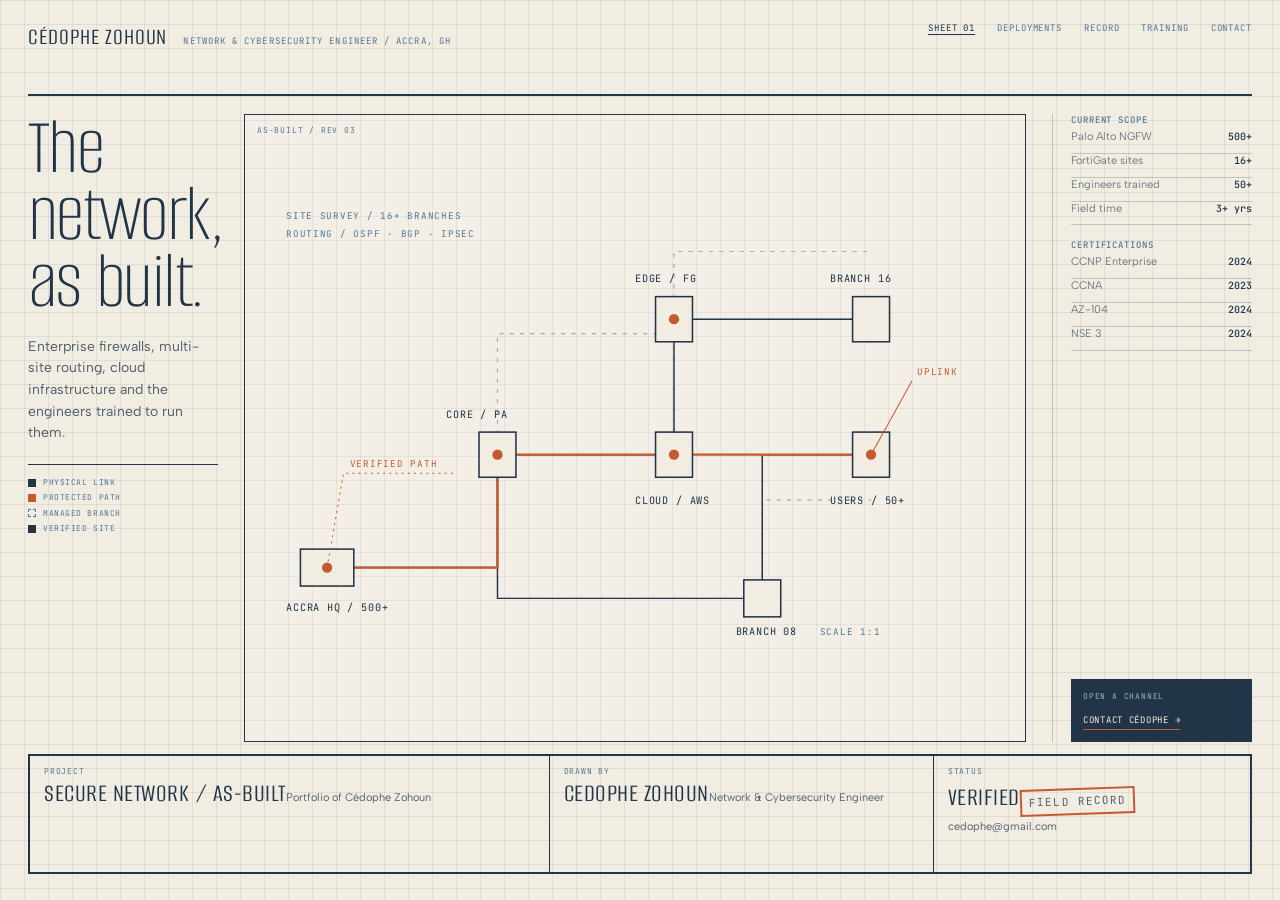
<file: .impeccable/mocks/decision/pick.html>
<!DOCTYPE html>
<html lang="en">
<head>
<meta charset="UTF-8">
<meta name="viewport" content="width=device-width, initial-scale=1.0">
<link rel="preconnect" href="https://fonts.googleapis.com">
<link rel="preconnect" href="https://fonts.gstatic.com" crossorigin>
<link href="https://fonts.googleapis.com/css2?family=Albert+Sans:wght@400;500;600&family=Alumni+Sans:wght@200..800&family=JetBrains+Mono:wght@400;500;600&display=swap" rel="stylesheet">
<style>
:root{--round:a169ae44;--paper:#f1ede2;--ink:#213448;--steel:#547792;--light:#94b4c1;--signal:#c65a2e;--rule:rgba(33,52,72,.22);--mono:"JetBrains Mono",monospace;--sans:"Albert Sans",sans-serif;--display:"Alumni Sans",sans-serif}
*{box-sizing:border-box}html,body{height:100%}body{margin:0;background:var(--paper);color:var(--ink);font-family:var(--sans);overflow:hidden}
body::before{content:"";position:fixed;inset:0;background-image:linear-gradient(var(--rule) 1px,transparent 1px),linear-gradient(90deg,var(--rule) 1px,transparent 1px);background-size:24px 24px;opacity:.38;pointer-events:none}
.sheet{position:relative;height:100%;padding:22px 28px 26px;display:grid;grid-template-rows:74px minmax(0,1fr) 132px;gap:0}
.top{display:grid;grid-template-columns:1.4fr 1fr;align-items:start;border-bottom:2px solid var(--ink);padding-bottom:12px}
.mark{display:flex;align-items:baseline;gap:16px}.mark b{font-family:var(--display);font-weight:400;font-size:24px;letter-spacing:.04em}.mark span{font-family:var(--mono);font-size:9px;letter-spacing:.12em;text-transform:uppercase;color:var(--steel)}
.index{display:flex;justify-content:flex-end;gap:22px;font-family:var(--mono);font-size:9px;letter-spacing:.1em;text-transform:uppercase;color:var(--steel)}
.index a{color:inherit;text-decoration:none}.index a:first-child{color:var(--ink);border-bottom:1px solid var(--ink)}
.drawing{position:relative;display:grid;grid-template-columns:190px minmax(0,1fr) 200px;gap:26px;padding-top:18px;min-height:0}
.left{display:flex;flex-direction:column;gap:20px}
h1{font-family:var(--display);font-weight:200;font-size:82px;line-height:.82;letter-spacing:-.02em;margin:0;max-width:6.4ch}
.lede{font-size:14px;line-height:1.55;max-width:26ch;color:rgba(33,52,72,.78);margin:0}
.legend{border-top:1px solid var(--ink);padding-top:10px;font-family:var(--mono);font-size:8px;line-height:1.9;letter-spacing:.07em;text-transform:uppercase;color:var(--steel)}
.legend b{display:inline-block;width:8px;height:8px;margin-right:7px;background:var(--ink);vertical-align:middle}.legend .orange{background:var(--signal)}.legend .dash{background:transparent;border:1px dashed var(--steel)}
.canvas{position:relative;min-width:0;min-height:0;border:1px solid var(--ink);background:rgba(255,255,255,.14);overflow:hidden}
.canvas::before{content:"AS-BUILT / REV 03";position:absolute;top:10px;left:12px;font-family:var(--mono);font-size:8px;letter-spacing:.1em;color:var(--steel)}
.canvas svg{position:absolute;inset:0;width:100%;height:100%}
.schedule{border-left:1px solid var(--rule);padding-left:18px;display:flex;flex-direction:column;gap:14px}
.schedule h2{font-family:var(--mono);font-size:9px;letter-spacing:.1em;text-transform:uppercase;color:var(--steel);font-weight:500;margin:0 0 4px}
.row{display:grid;grid-template-columns:1fr auto;gap:10px;border-bottom:1px solid var(--rule);padding-bottom:8px;font-size:11px;line-height:1.35}
.row span{color:rgba(33,52,72,.62)}.row b{font-family:var(--mono);font-size:10px;font-weight:500;text-align:right}
.callout{background:var(--ink);color:var(--paper);padding:12px;margin-top:auto}
.callout small{display:block;font-family:var(--mono);font-size:8px;letter-spacing:.1em;text-transform:uppercase;color:var(--light);margin-bottom:7px}
.callout a{display:inline-flex;gap:8px;color:var(--paper);font-family:var(--mono);font-size:9px;letter-spacing:.08em;text-transform:uppercase;text-decoration:none;border-bottom:1px solid var(--signal);padding-bottom:3px}
.title-block{display:grid;grid-template-columns:1.15fr .85fr .7fr;border:2px solid var(--ink);margin-top:12px}
.title-block>div{padding:10px 14px;border-right:1px solid var(--ink)}.title-block>div:last-child{border-right:0}
.title-block small{display:block;font-family:var(--mono);font-size:8px;letter-spacing:.1em;text-transform:uppercase;color:var(--steel);margin-bottom:5px}
.title-block b{font-family:var(--display);font-weight:400;font-size:26px;line-height:1;letter-spacing:.02em}
.title-block span{font-size:11px;line-height:1.4;color:rgba(33,52,72,.76)}
.stamp{display:inline-block;border:2px solid var(--signal);color:var(--signal);font-family:var(--mono);font-size:9px;letter-spacing:.1em;text-transform:uppercase;padding:4px 7px;transform:rotate(-2deg);margin-top:7px}
@media (max-width:900px){body{overflow:auto}.sheet{height:auto;min-height:100%;grid-template-rows:auto;padding:16px}.top{grid-template-columns:1fr;gap:12px}.index{justify-content:flex-start;flex-wrap:wrap;gap:12px}.drawing{grid-template-columns:1fr;gap:18px}.canvas{min-height:320px}.schedule{border-left:0;border-top:1px solid var(--rule);padding-left:0;padding-top:12px}.callout{margin-top:12px}h1{font-size:58px;max-width:8ch}.title-block{grid-template-columns:1fr}.title-block>div{border-right:0;border-bottom:1px solid var(--ink)}}
</style>
</head>
<body>
<div class="sheet">
  <header class="top">
    <div class="mark"><b>CÉDOPHE ZOHOUN</b><span>Network &amp; Cybersecurity Engineer / Accra, GH</span></div>
    <nav class="index" aria-label="Drawing index"><a href="#sheet">Sheet 01</a><a href="#deployments">Deployments</a><a href="#record">Record</a><a href="#training">Training</a><a href="#contact">Contact</a></nav>
  </header>
  <main class="drawing">
    <div class="left">
      <h1>The network, as built.</h1>
      <p class="lede">Enterprise firewalls, multi-site routing, cloud infrastructure and the engineers trained to run them.</p>
      <div class="legend"><div><b></b>Physical link</div><div><b class="orange"></b>Protected path</div><div><b class="dash"></b>Managed branch</div><div><b></b>Verified site</div></div>
    </div>
    <div class="canvas">
      <svg viewBox="0 0 760 520" fill="none" aria-hidden="true">
        <g stroke="#547792" stroke-width="1.1" opacity=".55" stroke-dasharray="4 6">
          <path d="M80 396H246V286H418V154H610"/><path d="M246 286V168H418"/><path d="M246 286V426H504V286H610"/><path d="M418 154V88H610"/><path d="M504 426V330H610"/>
        </g>
        <g stroke="#213448" stroke-width="1.4"><path d="M80 396H246V286H418V154H610"/><path d="M246 286V426H504V286H610"/></g>
        <g stroke="#c65a2e" stroke-width="2.2"><path d="M80 396H246V286H418"/><path d="M418 286H610"/></g>
        <g fill="#f1ede2" stroke="#213448" stroke-width="1.5">
          <rect x="54" y="378" width="52" height="36"/><rect x="228" y="264" width="36" height="44"/><rect x="400" y="132" width="36" height="44"/><rect x="400" y="264" width="36" height="44"/><rect x="486" y="408" width="36" height="36"/><rect x="592" y="132" width="36" height="44"/><rect x="592" y="264" width="36" height="44"/>
        </g>
        <g fill="#c65a2e"><circle cx="80" cy="396" r="5"/><circle cx="246" cy="286" r="5"/><circle cx="418" cy="154" r="5"/><circle cx="418" cy="286" r="5"/><circle cx="610" cy="286" r="5"/></g>
        <g font-family="JetBrains Mono, monospace" font-size="10" fill="#213448" letter-spacing=".08em">
          <text x="40" y="438">ACCRA HQ / 500+</text><text x="196" y="250">CORE / PA</text><text x="380" y="118">EDGE / FG</text><text x="380" y="334">CLOUD / AWS</text><text x="478" y="462">BRANCH 08</text><text x="570" y="118">BRANCH 16</text><text x="570" y="334">USERS / 50+</text>
        </g>
        <g font-family="JetBrains Mono, monospace" font-size="9" fill="#547792" letter-spacing=".08em"><text x="40" y="56">SITE SURVEY / 16+ BRANCHES</text><text x="40" y="74">ROUTING / OSPF · BGP · IPSEC</text><text x="560" y="462">SCALE 1:1</text></g>
        <g stroke="#c65a2e" stroke-width="1"><path d="M80 396L96 304H206" stroke-dasharray="2 4"/><path d="M610 286L650 214"/></g>
        <g font-family="JetBrains Mono, monospace" font-size="9" fill="#c65a2e" letter-spacing=".08em"><text x="102" y="298">VERIFIED PATH</text><text x="655" y="208">UPLINK</text></g>
      </svg>
    </div>
    <aside class="schedule">
      <div><h2>Current scope</h2><div class="row"><span>Palo Alto NGFW</span><b>500+</b></div><div class="row"><span>FortiGate sites</span><b>16+</b></div><div class="row"><span>Engineers trained</span><b>50+</b></div><div class="row"><span>Field time</span><b>3+ yrs</b></div></div>
      <div><h2>Certifications</h2><div class="row"><span>CCNP Enterprise</span><b>2024</b></div><div class="row"><span>CCNA</span><b>2023</b></div><div class="row"><span>AZ-104</span><b>2024</b></div><div class="row"><span>NSE 3</span><b>2024</b></div></div>
      <div class="callout"><small>Open a channel</small><a href="#contact">Contact Cédophe →</a></div>
    </aside>
  </main>
  <div class="title-block">
    <div><small>Project</small><b>SECURE NETWORK / AS-BUILT</b><span>Portfolio of Cédophe Zohoun</span></div>
    <div><small>Drawn by</small><b>CEDOPHE ZOHOUN</b><span>Network &amp; Cybersecurity Engineer</span></div>
    <div><small>Status</small><b>VERIFIED</b><span class="stamp">Field record</span><span>cedophe@gmail.com</span></div>
  </div>
</div>
</body>
</html>
</file>
<file: styles.css>
:root {
  --font-display: "Albert Sans", "Helvetica Neue", Arial, sans-serif;
  --font-body: "Albert Sans", "Helvetica Neue", Arial, sans-serif;
  --font-mono: "JetBrains Mono", "Courier New", monospace;

  --header-h: 72px;
  --page-max: 1180px;
  --pad: clamp(20px, 4vw, 48px);
  --band-pad: clamp(64px, 8vw, 108px);

  --ground: #f7f7fa;
  --surface: #ffffff;
  --ink: #1b1547;
  --ink-soft: #4b5165;
  --ink-muted: #616577;
  --violet: #6b5ce7;
  --violet-deep: #5b4fd6;
  --teal: #7fd8d0;
  --lilac: #c9b8f0;
  --ribbon-sheen: #ffffff;
  --hairline: #e6e7ee;
  --hairline-strong: #d5d7e3;
  --alert: #a73554;
  --alert-soft: color-mix(in srgb, var(--alert) 8%, transparent);

  --action: #6b5ce7;
  --action-hover: #5a4bd6;
  --action-ink: #ffffff;

  --core: #1b1547;
  --core-edge: color-mix(in srgb, var(--surface) 15%, transparent);
  --core-line: #ffffff;
  --core-port: color-mix(in srgb, #ffffff 22%, transparent);

  --focus: #6b5ce7;
  --selection: #6b5ce7;
  --selection-ink: #ffffff;
  --radius-panel: 12px;
  --radius-control: 8px;

  color-scheme: light;
}

:root[data-theme="dark"] {
  --ground: #0f0d20;
  --surface: #15122b;
  --ink: #f7f7fa;
  --ink-soft: #b8b4d0;
  --ink-muted: #948fb0;
  --violet: #9b8cff;
  --violet-deep: #8b7cf0;
  --teal: #7fd8d0;
  --lilac: #c9b8f0;
  --ribbon-sheen: #ffffff;
  --hairline: #2a2545;
  --hairline-strong: #3a3360;
  --alert: #ff9aae;
  --alert-soft: color-mix(in srgb, var(--alert) 12%, transparent);

  --action: #6b5ce7;
  --action-hover: #5a4bd6;
  --action-ink: #ffffff;

  --core: #f7f7fa;
  --core-edge: color-mix(in srgb, var(--ground) 18%, transparent);
  --core-line: #0f0d20;
  --core-port: color-mix(in srgb, #0f0d20 26%, transparent);

  --focus: #9b8cff;
  --selection: #9b8cff;
  --selection-ink: #0f0d20;

  color-scheme: dark;
}

*,
*::before,
*::after {
  box-sizing: border-box;
}

html {
  scroll-behavior: smooth;
  scroll-padding-top: calc(var(--header-h) + 18px);
  scrollbar-color: var(--ink-soft) var(--ground);
  scrollbar-width: thin;
}

body {
  margin: 0;
  min-width: 320px;
  background: var(--ground);
  color: var(--ink);
  font-family: var(--font-body);
  font-size: 16px;
  line-height: 1.6;
  -webkit-font-smoothing: antialiased;
  text-rendering: optimizeLegibility;
  text-wrap: pretty;
  overflow-x: clip;
}

body.menu-open {
  overflow: hidden;
}

::selection {
  background: var(--selection);
  color: var(--selection-ink);
}

::-webkit-scrollbar {
  width: 10px;
  height: 10px;
}

::-webkit-scrollbar-track {
  background: var(--ground);
}

::-webkit-scrollbar-thumb {
  background: var(--ink-soft);
  border: 3px solid var(--ground);
  border-radius: 999px;
}

:focus-visible {
  outline: 2px solid var(--focus);
  outline-offset: 3px;
}

h1,
h2,
h3,
p,
dl,
dd,
ol,
ul,
figure {
  margin: 0;
}

h1,
h2,
h3 {
  text-wrap: balance;
}

ul,
ol {
  padding: 0;
}

a {
  color: inherit;
  text-decoration-color: color-mix(in srgb, var(--violet) 45%, transparent);
  text-underline-offset: 0.22em;
}

img,
svg {
  display: block;
}

button,
input,
textarea {
  font: inherit;
}

button {
  color: inherit;
}

input,
textarea {
  caret-color: var(--violet);
}

::placeholder {
  color: var(--ink-muted);
  opacity: 1;
}

.sprite {
  position: absolute;
  width: 0;
  height: 0;
  overflow: hidden;
}

.icon {
  width: 15px;
  height: 15px;
  flex: none;
}

.sr-only {
  position: absolute;
  width: 1px;
  height: 1px;
  padding: 0;
  margin: -1px;
  overflow: hidden;
  clip: rect(0 0 0 0);
  white-space: nowrap;
  border: 0;
}

.skip-link {
  position: fixed;
  top: 8px;
  left: 8px;
  z-index: 200;
  padding: 10px 14px;
  border-radius: var(--radius-control);
  background: var(--ink);
  color: var(--ground);
  font-family: var(--font-mono);
  font-size: 0.6875rem;
  letter-spacing: 0.08em;
  text-transform: uppercase;
  text-decoration: none;
  transform: translateY(-160%);
  transition: transform 0.18s ease;
}

.skip-link:focus {
  transform: translateY(0);
}

/* Header */

.site-header {
  position: sticky;
  top: 0;
  z-index: 100;
  background: var(--surface);
  border-bottom: 1px solid var(--hairline);
}

.header-inner {
  width: 100%;
  max-width: calc(var(--page-max) + var(--pad) * 2);
  min-height: var(--header-h);
  margin: 0 auto;
  padding: 0 var(--pad);
  display: grid;
  grid-template-columns: auto minmax(0, 1fr) auto;
  align-items: center;
  gap: clamp(16px, 2.4vw, 32px);
}

.brand {
  display: inline-flex;
  align-items: center;
  gap: 10px;
  min-width: 0;
  color: var(--ink);
  text-decoration: none;
}

.brand-logo {
  width: 40px;
  height: 43px;
  object-fit: contain;
  flex: none;
}

.logo-light {
  display: none;
}

:root[data-theme="dark"] .logo-light {
  display: block;
}

:root[data-theme="dark"] .logo-dark {
  display: none;
}

.brand-text {
  display: flex;
  flex-direction: column;
  gap: 3px;
  line-height: 1;
}

.brand-name {
  font-family: var(--font-display);
  font-size: 1.25rem;
  font-weight: 500;
  letter-spacing: -0.03em;
}

.brand-role {
  color: var(--ink-muted);
  font-family: var(--font-mono);
  font-size: 0.6875rem;
  letter-spacing: 0.07em;
  line-height: 1.2;
  text-transform: uppercase;
}

.site-nav {
  justify-self: center;
  min-width: 0;
}

.site-nav ul {
  display: flex;
  align-items: center;
  gap: clamp(14px, 2vw, 28px);
  list-style: none;
}

.site-nav a {
  position: relative;
  display: inline-block;
  padding: 8px 0;
  color: var(--ink-soft);
  font-size: 0.875rem;
  font-weight: 500;
  line-height: 1;
  text-decoration: none;
  transition: color 0.2s ease;
}

.site-nav a:hover,
.site-nav a:focus-visible {
  color: var(--violet);
}

.site-nav a.active {
  color: var(--ink);
}

.site-nav a.active::after {
  content: "";
  position: absolute;
  right: 0;
  bottom: -2px;
  left: 0;
  height: 2px;
  border-radius: 2px;
  background: var(--violet);
}

.nav-caption {
  display: none;
}

.header-controls {
  display: flex;
  align-items: center;
  gap: 8px;
  justify-self: end;
}

.lang-switch {
  display: flex;
  padding: 2px;
  border: 1px solid var(--hairline);
  border-radius: var(--radius-control);
}

.lang-switch button {
  min-width: 31px;
  min-height: 30px;
  padding: 5px 7px;
  border: 0;
  border-radius: 6px;
  background: transparent;
  color: var(--ink-muted);
  font-family: var(--font-mono);
  font-size: 0.6875rem;
  letter-spacing: 0.04em;
  cursor: pointer;
  transition: background-color 0.2s ease, color 0.2s ease;
}

.lang-switch button:hover {
  color: var(--violet);
}

.lang-switch button[aria-pressed="true"] {
  background: var(--ink);
  color: var(--surface);
}

.icon-button {
  width: 38px;
  height: 38px;
  display: grid;
  place-items: center;
  padding: 0;
  border: 1px solid var(--hairline);
  border-radius: var(--radius-control);
  background: transparent;
  color: var(--ink-soft);
  cursor: pointer;
  transition: border-color 0.2s ease, color 0.2s ease;
}

.icon-button:hover {
  border-color: var(--violet);
  color: var(--violet);
}

.icon-button svg {
  width: 16px;
  height: 16px;
}

.icon-sun {
  display: none;
}

:root[data-theme="dark"] .icon-moon {
  display: none;
}

:root[data-theme="dark"] .icon-sun {
  display: block;
}

.header-cta {
  min-height: 38px;
  padding: 8px 14px;
  font-size: 0.8125rem;
}

.burger {
  display: none;
  width: 40px;
  height: 40px;
  place-content: center;
  gap: 4px;
  padding: 0;
  border: 1px solid var(--hairline);
  border-radius: var(--radius-control);
  background: transparent;
  color: var(--ink-soft);
  cursor: pointer;
}

.burger span {
  display: block;
  width: 16px;
  height: 1px;
  background: currentColor;
  transition: transform 0.18s ease, opacity 0.18s ease;
}

body.menu-open .burger span:nth-child(1) {
  transform: translateY(5px) rotate(45deg);
}

body.menu-open .burger span:nth-child(2) {
  opacity: 0;
}

body.menu-open .burger span:nth-child(3) {
  transform: translateY(-5px) rotate(-45deg);
}

/* Shared shells */

.prospectus {
  display: block;
}

.hero,
.band {
  width: 100%;
  max-width: calc(var(--page-max) + var(--pad) * 2);
  margin: 0 auto;
  padding-right: var(--pad);
  padding-left: var(--pad);
}

.hero {
  padding-top: clamp(56px, 7vw, 96px);
  padding-bottom: clamp(28px, 4vw, 52px);
}

.band {
  padding-top: var(--band-pad);
  padding-bottom: var(--band-pad);
  border-top: 1px solid var(--hairline);
}

.section-head {
  display: flex;
  align-items: flex-end;
  justify-content: space-between;
  gap: 24px;
  margin-bottom: clamp(28px, 4vw, 48px);
}

.section-head h2 {
  font-family: var(--font-display);
  font-size: clamp(2.2rem, 4.6vw, 3.5rem);
  font-weight: 500;
  letter-spacing: -0.04em;
  line-height: 1;
}

.folio {
  color: var(--violet);
  font-family: var(--font-mono);
  font-size: 0.6875rem;
  letter-spacing: 0.08em;
  line-height: 1.4;
  text-transform: uppercase;
  white-space: nowrap;
}

.band-lede {
  max-width: 60ch;
  margin-bottom: clamp(28px, 4vw, 44px);
  color: var(--ink-soft);
  font-size: 1.05rem;
  line-height: 1.65;
}

/* Hero */

.hero-grid {
  display: grid;
  grid-template-columns: minmax(0, 0.96fr) minmax(0, 1.04fr);
  gap: clamp(36px, 5vw, 72px);
  align-items: center;
}

.hero-copy {
  min-width: 0;
}

.hero-copy h1 {
  font-family: var(--font-display);
  font-size: clamp(3rem, 8vw, 5.5rem);
  font-weight: 500;
  letter-spacing: -0.04em;
  line-height: 0.98;
}

.hero-copy h1 span {
  display: block;
}

.hero-accent {
  color: var(--violet);
}

.hero-role {
  display: flex;
  flex-wrap: wrap;
  gap: 7px;
  margin-top: 24px;
  color: var(--ink-soft);
  font-family: var(--font-mono);
  font-size: 0.6875rem;
  letter-spacing: 0.08em;
  line-height: 1.5;
  text-transform: uppercase;
}

.hero-role span:first-child {
  color: var(--ink);
  font-weight: 500;
}

.hero-role span:nth-child(2) {
  color: var(--hairline-strong);
}

.hero-lede {
  max-width: 53ch;
  margin-top: 18px;
  color: var(--ink-soft);
  font-size: clamp(1.02rem, 1.4vw, 1.18rem);
  line-height: 1.62;
}

.hero-actions {
  display: flex;
  flex-wrap: wrap;
  gap: 10px;
  margin-top: 30px;
}

.btn {
  display: inline-flex;
  align-items: center;
  justify-content: center;
  gap: 9px;
  min-height: 46px;
  padding: 11px 18px;
  border: 1px solid transparent;
  border-radius: var(--radius-control);
  font-family: var(--font-body);
  font-size: 0.875rem;
  font-weight: 500;
  line-height: 1.2;
  text-decoration: none;
  cursor: pointer;
  transition: background-color 0.3s cubic-bezier(0.25, 1, 0.5, 1), border-color 0.3s ease, color 0.3s ease;
}

.btn-primary {
  background: var(--action);
  color: var(--action-ink);
}

.btn-primary:hover {
  background: var(--action-hover);
}

.btn-secondary {
  background: transparent;
  border-color: var(--violet);
  color: var(--violet);
}

.btn-secondary:hover {
  background: var(--action);
  border-color: var(--action);
  color: var(--action-ink);
}

.btn .icon {
  width: 15px;
  height: 15px;
}

.btn-block {
  width: 100%;
  margin-top: 22px;
}

.hero-credentials {
  display: flex;
  flex-wrap: wrap;
  gap: 5px 8px;
  margin-top: 26px;
  padding-top: 14px;
  border-top: 1px solid var(--hairline);
  color: var(--ink-muted);
  font-family: var(--font-mono);
  font-size: 0.6875rem;
  letter-spacing: 0.06em;
  line-height: 1.5;
  text-transform: uppercase;
}

.hero-credentials span:first-child {
  color: var(--violet);
}

.hero-credentials span[aria-hidden] {
  color: var(--hairline-strong);
}

.hero-visual {
  min-width: 0;
  align-self: center;
}

.signal-ribbon {
  width: 100%;
  height: auto;
  aspect-ratio: 720 / 680;
  overflow: visible;
}

.hero-topology {
  color: var(--ink);
  opacity: 0.1;
  transform-box: fill-box;
  transform-origin: center;
  transition: transform 0.3s cubic-bezier(0.25, 1, 0.5, 1);
  transform: translate3d(calc(var(--ribbon-x, 0) * 4px), calc(var(--ribbon-y, 0) * 3px), 0);
}

.hero-topology path {
  fill: none;
  stroke: currentColor;
  stroke-width: 1;
}

.hero-topology circle {
  fill: currentColor;
  stroke: none;
}

.hero-ribbon {
  transform-box: fill-box;
  transform-origin: center;
  transition: transform 0.3s cubic-bezier(0.25, 1, 0.5, 1);
  transform: translate3d(calc(var(--ribbon-x, 0) * 12px), calc(var(--ribbon-y, 0) * 8px), 0);
}

.hero-core {
  transition: none;
}

/* Facts */

.facts-band {
  margin-top: clamp(36px, 5vw, 64px);
  overflow: hidden;
  border: 1px solid var(--hairline);
  border-radius: var(--radius-panel);
  background: var(--surface);
}

.facts {
  display: grid;
  grid-template-columns: repeat(5, minmax(0, 1fr));
}

.facts > div {
  min-width: 0;
  padding: 18px 20px;
  border-right: 1px solid var(--hairline);
}

.facts > div:last-child {
  border-right: 0;
}

.facts dt {
  color: var(--ink-muted);
  font-family: var(--font-mono);
  font-size: 0.6875rem;
  letter-spacing: 0.08em;
  line-height: 1.4;
  text-transform: uppercase;
}

.facts dd {
  margin-top: 6px;
  color: var(--ink);
  font-size: 0.9375rem;
  font-weight: 500;
  line-height: 1.4;
}

.stack-disclosure {
  border-top: 1px solid var(--hairline);
}

.stack-disclosure summary {
  display: flex;
  align-items: center;
  justify-content: space-between;
  gap: 16px;
  padding: 14px 20px;
  color: var(--ink-soft);
  font-family: var(--font-mono);
  font-size: 0.6875rem;
  letter-spacing: 0.06em;
  line-height: 1.4;
  text-transform: uppercase;
  cursor: pointer;
  list-style: none;
  transition: color 0.2s ease;
}

.stack-disclosure summary::-webkit-details-marker {
  display: none;
}

.stack-disclosure summary:hover {
  color: var(--violet);
}

.disclosure-mark {
  position: relative;
  width: 12px;
  height: 12px;
  flex: none;
}

.disclosure-mark::before,
.disclosure-mark::after {
  content: "";
  position: absolute;
  top: 50%;
  right: 0;
  left: 0;
  height: 1px;
  background: var(--violet);
  transform: translateY(-50%);
  transition: transform 0.25s ease;
}

.disclosure-mark::after {
  transform: translateY(-50%) rotate(90deg);
}

.stack-disclosure[open] .disclosure-mark::after {
  transform: translateY(-50%) rotate(0deg);
}

.stack-disclosure ul {
  display: flex;
  flex-wrap: wrap;
  gap: 8px 18px;
  padding: 0 20px 18px;
  color: var(--ink-soft);
  font-family: var(--font-mono);
  font-size: 0.6875rem;
  line-height: 1.5;
  list-style: none;
}

/* Route */

.route-band {
  margin-top: clamp(30px, 4vw, 52px);
  padding-top: 20px;
  border-top: 1px solid var(--hairline);
}

.route-head {
  display: flex;
  flex-wrap: wrap;
  justify-content: space-between;
  gap: 8px 20px;
  color: var(--ink-muted);
  font-family: var(--font-mono);
  font-size: 0.6875rem;
  letter-spacing: 0.06em;
  line-height: 1.5;
  text-transform: uppercase;
}

.route-head span:first-child {
  color: var(--ink);
}

.route {
  position: relative;
  display: grid;
  grid-template-columns: repeat(5, minmax(0, 1fr));
  gap: 0 24px;
  margin-top: 22px;
  list-style: none;
}

.route::before {
  content: "";
  position: absolute;
  top: 6px;
  right: 0;
  left: 0;
  height: 1px;
  background: linear-gradient(90deg, var(--teal), var(--lilac), var(--violet));
  opacity: 0.7;
}

.route-stop {
  position: relative;
  padding-top: 24px;
}

.route-marker {
  position: absolute;
  top: 1px;
  left: 0;
  width: 11px;
  height: 11px;
  border: 2px solid var(--violet);
  border-radius: 50%;
  background: var(--surface);
  box-shadow: 0 0 0 4px var(--ground);
}

.route-label {
  display: block;
  color: var(--ink-muted);
  font-family: var(--font-mono);
  font-size: 0.6875rem;
  letter-spacing: 0.06em;
  line-height: 1.4;
  text-transform: uppercase;
}

.route-value {
  display: block;
  margin-top: 5px;
  color: var(--ink);
  font-size: 0.9375rem;
  font-weight: 500;
  line-height: 1.35;
}

.route-detail {
  display: block;
  margin-top: 4px;
  color: var(--ink-soft);
  font-family: var(--font-mono);
  font-size: 0.625rem;
  line-height: 1.5;
}

.route-note {
  margin-top: 16px;
  color: var(--ink-muted);
  font-family: var(--font-mono);
  font-size: 0.6875rem;
  line-height: 1.5;
}

.hero-next {
  display: flex;
  justify-content: flex-end;
  margin-top: 26px;
}

.hero-next a,
.section-link a {
  display: inline-flex;
  align-items: center;
  gap: 8px;
  color: var(--ink-soft);
  font-family: var(--font-mono);
  font-size: 0.6875rem;
  letter-spacing: 0.06em;
  line-height: 1.4;
  text-transform: uppercase;
  text-decoration: none;
  transition: color 0.2s ease;
}

.hero-next a:hover,
.section-link a:hover {
  color: var(--violet);
}

.hero-next .icon,
.section-link .icon {
  width: 14px;
  height: 14px;
}

/* About */

.about-grid {
  display: grid;
  grid-template-columns: minmax(0, 1.3fr) minmax(250px, 0.7fr);
  gap: clamp(32px, 5vw, 80px);
  align-items: start;
}

.prose {
  max-width: 66ch;
}

.prose p {
  color: var(--ink-soft);
  font-size: 1.05rem;
  line-height: 1.72;
}

.prose p + p {
  margin-top: 1.1em;
}

.prose-note {
  margin-top: 2em;
  padding-top: 14px;
  border-top: 1px solid var(--hairline);
  color: var(--ink-muted) !important;
  font-family: var(--font-mono);
  font-size: 0.6875rem !important;
  letter-spacing: 0.04em;
  line-height: 1.6 !important;
}

.figures {
  padding-top: 18px;
  border-top: 1px solid var(--hairline);
}

.figures-title {
  color: var(--ink-muted);
  font-family: var(--font-mono);
  font-size: 0.6875rem;
  letter-spacing: 0.06em;
  line-height: 1.4;
  text-transform: uppercase;
}

.figures-list {
  margin-top: 8px;
  list-style: none;
}

.figures-list li {
  display: flex;
  align-items: baseline;
  justify-content: space-between;
  gap: 20px;
  padding: 14px 0;
  border-bottom: 1px solid var(--hairline);
}

.figure-number {
  color: var(--violet);
  font-family: var(--font-display);
  font-size: 2rem;
  font-variant-numeric: tabular-nums;
  font-weight: 500;
  letter-spacing: -0.04em;
  line-height: 1;
}

.figure-label {
  max-width: 15ch;
  color: var(--ink-muted);
  font-family: var(--font-mono);
  font-size: 0.6875rem;
  letter-spacing: 0.05em;
  line-height: 1.4;
  text-align: right;
  text-transform: uppercase;
}

.field-meta {
  margin-top: 22px;
}

.field-meta > div {
  display: flex;
  justify-content: space-between;
  gap: 20px;
  padding: 10px 0;
  border-bottom: 1px solid var(--hairline);
}

.field-meta dt {
  color: var(--ink-muted);
  font-family: var(--font-mono);
  font-size: 0.6875rem;
  letter-spacing: 0.06em;
  line-height: 1.4;
  text-transform: uppercase;
}

.field-meta dd {
  color: var(--ink);
  font-size: 0.875rem;
  line-height: 1.4;
  text-align: right;
}

/* Skills */

.register {
  border-top: 1px solid var(--hairline);
}

.register-row {
  display: grid;
  grid-template-columns: 40px minmax(150px, 0.32fr) minmax(0, 1fr);
  gap: clamp(16px, 3vw, 40px);
  align-items: baseline;
  padding: 20px 0;
  border-bottom: 1px solid var(--hairline);
}

.register-index {
  color: var(--violet);
  font-family: var(--font-mono);
  font-size: 0.625rem;
  letter-spacing: 0.06em;
  line-height: 1.5;
}

.register-row h3 {
  font-size: 1.05rem;
  font-weight: 500;
  letter-spacing: -0.02em;
  line-height: 1.35;
}

.register-items {
  display: flex;
  flex-wrap: wrap;
  gap: 5px 0;
  color: var(--ink-soft);
  font-size: 0.95rem;
  line-height: 1.6;
  list-style: none;
}

.register-items li {
  white-space: nowrap;
}

.register-items li:not(:last-child)::after {
  content: "/";
  display: inline-block;
  margin: 0 9px;
  color: var(--hairline-strong);
}

/* Deployments */

.deployments {
  border-top: 1px solid var(--hairline);
}

.deployment {
  display: grid;
  grid-template-columns: 64px minmax(0, 1fr);
  gap: clamp(20px, 4vw, 44px);
  padding: clamp(28px, 4vw, 42px) 0;
  border-bottom: 1px solid var(--hairline);
}

.deployment-index {
  color: var(--violet);
  font-family: var(--font-display);
  font-size: 2.2rem;
  font-variant-numeric: tabular-nums;
  font-weight: 500;
  letter-spacing: -0.04em;
  line-height: 1;
}

.deployment-body h3 {
  font-size: clamp(1.3rem, 2.2vw, 1.75rem);
  font-weight: 500;
  letter-spacing: -0.025em;
  line-height: 1.2;
}

.deployment-body p {
  max-width: 72ch;
  margin-top: 12px;
  color: var(--ink-soft);
  line-height: 1.65;
}

.deployment-path {
  display: flex;
  flex-wrap: wrap;
  align-items: center;
  gap: 8px;
  padding: 12px 0;
  border-top: 1px solid var(--hairline);
  border-bottom: 1px solid var(--hairline);
  color: var(--violet);
  font-family: var(--font-mono);
  font-size: 0.6875rem;
  letter-spacing: 0.05em;
  line-height: 1.5;
  text-transform: uppercase;
}

.deployment-path span[aria-hidden] {
  color: var(--ink-muted);
}

.deployment-stack {
  display: flex;
  flex-wrap: wrap;
  gap: 6px 0;
  margin-top: 12px;
  color: var(--ink-muted);
  font-family: var(--font-mono);
  font-size: 0.625rem;
  letter-spacing: 0.06em;
  line-height: 1.5;
  list-style: none;
  text-transform: uppercase;
}

.deployment-stack li:not(:last-child)::after {
  content: "/";
  margin: 0 8px;
  color: var(--hairline-strong);
}

/* Experience */

.timeline {
  border-top: 1px solid var(--hairline);
  list-style: none;
}

.timeline li {
  display: grid;
  grid-template-columns: 170px minmax(0, 1fr);
  gap: clamp(20px, 4vw, 60px);
  padding: 26px 0;
  border-bottom: 1px solid var(--hairline);
}

.timeline-date {
  color: var(--violet);
  font-family: var(--font-mono);
  font-size: 0.6875rem;
  letter-spacing: 0.06em;
  line-height: 1.5;
  text-transform: uppercase;
}

.timeline-body h3 {
  font-size: 1.25rem;
  font-weight: 500;
  letter-spacing: -0.02em;
  line-height: 1.3;
}

.timeline-loc {
  color: var(--ink-muted);
  font-weight: 400;
}

.timeline-role {
  margin-top: 4px;
  color: var(--ink-soft);
  font-family: var(--font-mono);
  font-size: 0.6875rem;
  letter-spacing: 0.04em;
  line-height: 1.5;
  text-transform: uppercase;
}

.timeline-desc {
  max-width: 68ch;
  margin-top: 10px;
  color: var(--ink-soft);
  line-height: 1.65;
}

.section-link {
  margin-top: 24px;
}

/* Certifications */

.credentials {
  display: grid;
  grid-template-columns: repeat(4, minmax(0, 1fr));
  overflow: hidden;
  border: 1px solid var(--hairline);
  border-radius: var(--radius-panel);
  background: var(--surface);
  list-style: none;
}

.credential {
  display: flex;
  min-width: 0;
  flex-direction: column;
  gap: 18px;
  padding: 24px;
  border-right: 1px solid var(--hairline);
}

.credential:last-child {
  border-right: 0;
}

.credential-seal {
  display: grid;
  width: 46px;
  height: 46px;
  place-items: center;
  border: 1px solid var(--violet);
  border-radius: 50%;
  color: var(--violet);
  font-family: var(--font-mono);
  font-size: 0.625rem;
  letter-spacing: 0.06em;
}

.credential h3 {
  font-size: 1rem;
  font-weight: 500;
  line-height: 1.3;
}

.issuer {
  margin-top: 3px;
  color: var(--ink-muted);
  font-family: var(--font-mono);
  font-size: 0.625rem;
  letter-spacing: 0.06em;
  line-height: 1.5;
  text-transform: uppercase;
}

.credential-status {
  display: flex;
  align-items: center;
  gap: 6px;
  margin-top: auto;
  color: var(--violet);
  font-family: var(--font-mono);
  font-size: 0.625rem;
  letter-spacing: 0.06em;
  line-height: 1.5;
  text-transform: uppercase;
}

.credential-status .icon {
  width: 13px;
  height: 13px;
}

/* Contact */

.contact-grid {
  display: grid;
  grid-template-columns: minmax(0, 0.82fr) minmax(0, 1.18fr);
  gap: clamp(32px, 5vw, 72px);
  align-items: start;
}

.contact-copy .band-lede {
  margin-bottom: 28px;
}

.channels {
  border-top: 1px solid var(--hairline);
}

.channel {
  display: grid;
  grid-template-columns: 96px minmax(0, 1fr) auto;
  gap: 14px;
  align-items: center;
  padding: 16px 0;
  border-bottom: 1px solid var(--hairline);
}

.channel-label {
  color: var(--ink-muted);
  font-family: var(--font-mono);
  font-size: 0.625rem;
  letter-spacing: 0.06em;
  line-height: 1.4;
  text-transform: uppercase;
}

.channel-value {
  overflow-wrap: anywhere;
  color: var(--ink);
  font-size: 0.95rem;
  line-height: 1.5;
  text-decoration: none;
}

a.channel-value:hover {
  color: var(--violet);
}

.channel-note {
  color: var(--ink-muted);
  font-family: var(--font-mono);
  font-size: 0.625rem;
  letter-spacing: 0.06em;
}

.copy-btn {
  display: inline-flex;
  align-items: center;
  gap: 6px;
  min-height: 34px;
  padding: 6px 8px;
  border: 1px solid var(--hairline);
  border-radius: var(--radius-control);
  background: transparent;
  color: var(--ink-soft);
  font-family: var(--font-mono);
  font-size: 0.625rem;
  letter-spacing: 0.05em;
  line-height: 1;
  text-transform: uppercase;
  cursor: pointer;
  transition: background-color 0.2s ease, border-color 0.2s ease, color 0.2s ease;
}

.copy-btn .icon {
  width: 13px;
  height: 13px;
}

.copy-btn:hover {
  border-color: var(--violet);
  color: var(--violet);
}

.copy-btn.is-copied {
  border-color: var(--action);
  background: var(--action);
  color: var(--action-ink);
}

.contact-form {
  padding: clamp(22px, 3vw, 32px);
  border: 1px solid var(--hairline);
  border-radius: var(--radius-panel);
  background: var(--surface);
}

.form-head {
  padding-bottom: 18px;
  border-bottom: 1px solid var(--hairline);
}

.form-title {
  font-size: 1.05rem;
  font-weight: 500;
  line-height: 1.4;
}

.form-note {
  margin-top: 6px;
  color: var(--ink-muted);
  font-family: var(--font-mono);
  font-size: 0.625rem;
  line-height: 1.6;
}

.form-field {
  margin-top: 18px;
}

.form-field label {
  display: flex;
  gap: 10px;
  color: var(--ink-soft);
  font-family: var(--font-mono);
  font-size: 0.625rem;
  letter-spacing: 0.06em;
  line-height: 1.4;
  text-transform: uppercase;
}

.field-no {
  color: var(--violet);
}

.form-field input,
.form-field textarea {
  width: 100%;
  margin-top: 8px;
  padding: 12px 14px;
  border: 1px solid var(--hairline);
  border-radius: var(--radius-control);
  background: var(--ground);
  color: var(--ink);
  font-family: var(--font-body);
  font-size: 1rem;
  line-height: 1.5;
  transition: border-color 0.2s ease, background-color 0.2s ease;
}

.form-field textarea {
  min-height: 116px;
  resize: vertical;
}

.form-field input:focus-visible,
.form-field textarea:focus-visible {
  border-color: var(--violet);
}

.form-field input[aria-invalid="true"],
.form-field textarea[aria-invalid="true"] {
  border-color: var(--alert);
  background: var(--alert-soft);
}

.form-status {
  min-height: 1.5em;
  margin-top: 12px;
  color: var(--ink-soft);
  font-family: var(--font-mono);
  font-size: 0.6875rem;
  line-height: 1.5;
}

.form-status[data-state="valid"] {
  color: var(--violet);
}

.form-status[data-state="invalid"] {
  color: var(--alert);
}

/* Footer */

.site-footer {
  border-top: 1px solid var(--hairline);
}

.footer-inner {
  width: 100%;
  max-width: calc(var(--page-max) + var(--pad) * 2);
  margin: 0 auto;
  padding: 26px var(--pad) 38px;
  display: flex;
  align-items: center;
  justify-content: space-between;
  gap: 18px 32px;
  flex-wrap: wrap;
}

.footer-brand {
  font-family: var(--font-display);
  font-size: 1.25rem;
  font-weight: 500;
  letter-spacing: -0.03em;
  line-height: 1;
}

.footer-copy {
  color: var(--ink-muted);
  font-family: var(--font-mono);
  font-size: 0.625rem;
  letter-spacing: 0.04em;
  line-height: 1.5;
}

.footer-links {
  display: flex;
  gap: 18px;
}

.footer-links a {
  display: inline-flex;
  align-items: center;
  gap: 5px;
  color: var(--ink-soft);
  font-family: var(--font-mono);
  font-size: 0.625rem;
  letter-spacing: 0.06em;
  line-height: 1;
  text-decoration: none;
  text-transform: uppercase;
  transition: color 0.2s ease;
}

.footer-links a:hover {
  color: var(--violet);
}

.footer-links .icon {
  width: 12px;
  height: 12px;
}

.back-top {
  position: fixed;
  right: clamp(14px, 2.5vw, 28px);
  bottom: clamp(14px, 2.5vw, 28px);
  z-index: 80;
  display: inline-flex;
  align-items: center;
  gap: 6px;
  padding: 9px 11px;
  border: 1px solid var(--hairline);
  border-radius: var(--radius-control);
  background: var(--surface);
  color: var(--ink-soft);
  font-family: var(--font-mono);
  font-size: 0.625rem;
  letter-spacing: 0.05em;
  line-height: 1;
  text-transform: uppercase;
  cursor: pointer;
  opacity: 0;
  visibility: hidden;
  transform: translateY(8px);
  transition: opacity 0.2s ease, transform 0.2s ease, visibility 0.2s ease, border-color 0.2s ease, color 0.2s ease;
}

.back-top.show {
  opacity: 1;
  visibility: visible;
  transform: none;
}

.back-top:hover {
  border-color: var(--violet);
  color: var(--violet);
}

.back-top .icon {
  width: 13px;
  height: 13px;
}

/* Responsive */

@media (max-width: 1180px) {
  .header-inner {
    gap: 20px;
  }

  .site-nav ul {
    gap: 16px;
  }

  .hero-grid {
    gap: 42px;
  }
}

@media (max-width: 980px) {
  .header-inner {
    grid-template-columns: auto minmax(0, 1fr) auto;
    gap: 12px;
  }

  .site-nav {
    position: absolute;
    top: 100%;
    right: 0;
    left: 0;
    display: block;
    justify-self: stretch;
    padding: 8px var(--pad) 22px;
    border-bottom: 1px solid var(--hairline);
    background: var(--surface);
    opacity: 0;
    visibility: hidden;
    pointer-events: none;
    transform: translateY(-8px);
    transition: opacity 0.2s ease, transform 0.2s ease, visibility 0.2s ease;
  }

  body.menu-open .site-nav {
    opacity: 1;
    visibility: visible;
    pointer-events: auto;
    transform: none;
  }

  .nav-caption {
    display: block;
    max-width: calc(var(--page-max) + var(--pad) * 2);
    margin: 0 auto;
    padding: 8px 0 12px;
    border-bottom: 1px solid var(--hairline);
    color: var(--ink-muted);
    font-family: var(--font-mono);
    font-size: 0.6875rem;
    letter-spacing: 0.08em;
    line-height: 1.4;
    text-transform: uppercase;
  }

  .site-nav ul {
    display: grid;
    gap: 0;
    max-width: calc(var(--page-max) + var(--pad) * 2);
    margin: 0 auto;
  }

  .site-nav li {
    border-bottom: 1px solid var(--hairline);
  }

  .site-nav li:last-child {
    border-bottom: 0;
  }

  .site-nav a {
    display: block;
    padding: 14px 0;
    color: var(--ink-soft);
    font-size: 1rem;
  }

  .site-nav a.active {
    color: var(--violet);
  }

  .site-nav a.active::after {
    display: none;
  }

  .header-cta {
    display: none;
  }

  .burger {
    display: grid;
  }

  .hero-grid {
    grid-template-columns: minmax(0, 1fr);
    gap: 40px;
  }

  .hero-visual {
    max-width: 620px;
  }

  .facts {
    grid-template-columns: repeat(2, minmax(0, 1fr));
  }

  .facts > div {
    border-bottom: 1px solid var(--hairline);
  }

  .facts > div:nth-child(2n) {
    border-right: 0;
  }

  .facts > div:last-child {
    grid-column: span 2;
    border-right: 0;
    border-bottom: 0;
  }

  .about-grid,
  .contact-grid {
    grid-template-columns: minmax(0, 1fr);
  }

  .figures {
    max-width: 480px;
  }

  .credentials {
    grid-template-columns: repeat(2, minmax(0, 1fr));
  }

  .credential {
    border-bottom: 1px solid var(--hairline);
  }

  .credential:nth-child(2n) {
    border-right: 0;
  }

  .credential:nth-last-child(-n + 2) {
    border-bottom: 0;
  }
}

@media (max-width: 860px) {
  .brand-role {
    display: none;
  }

  .back-top {
    display: none;
  }

  .register-row {
    grid-template-columns: 32px minmax(0, 1fr);
  }

  .register-items {
    grid-column: 2;
    margin-top: 8px;
  }

  .route {
    grid-template-columns: minmax(0, 1fr);
    gap: 0;
    margin-top: 20px;
  }

  .route::before {
    top: 0;
    right: auto;
    bottom: 0;
    left: 5px;
    width: 1px;
    height: auto;
    background: linear-gradient(180deg, var(--teal), var(--lilac), var(--violet));
  }

  .route-stop {
    padding: 0 0 22px 28px;
  }

  .route-stop:last-child {
    padding-bottom: 0;
  }

  .route-marker {
    top: 5px;
    left: 0;
  }
}

@media (max-width: 620px) {
  :root {
    --header-h: 64px;
    --pad: clamp(16px, 4vw, 24px);
    --band-pad: clamp(52px, 10vw, 76px);
  }

  .header-inner {
    gap: 8px;
  }

  .brand {
    gap: 8px;
  }

  .brand-logo {
    width: 34px;
    height: 37px;
  }

  .brand-name {
    font-size: 1.1rem;
  }

  .lang-switch button {
    min-width: 28px;
    min-height: 29px;
    padding: 5px 6px;
  }

  .icon-button,
  .burger {
    width: 38px;
    height: 38px;
  }

  .hero {
    padding-top: 44px;
  }

  .hero-grid {
    gap: 32px;
  }

  .hero-copy h1 {
    font-size: clamp(3.1rem, 13vw, 4.2rem);
  }

  .hero-role {
    display: block;
    margin-top: 18px;
  }

  .hero-role span[aria-hidden="true"] {
    display: none;
  }

  .hero-role span:last-child {
    display: block;
    margin-top: 3px;
  }

  .hero-actions {
    flex-direction: column;
    align-items: stretch;
  }

  .hero-actions .btn {
    width: 100%;
  }

  .hero-credentials {
    margin-top: 22px;
  }

  .hero-visual {
    max-width: none;
  }

  .facts > div {
    padding: 16px;
  }

  .stack-disclosure summary {
    padding: 14px 16px;
  }

  .stack-disclosure ul {
    padding: 0 16px 16px;
  }

  .route-head {
    flex-direction: column;
    gap: 4px;
  }

  .route-note {
    margin-top: 14px;
  }

  .hero-next {
    justify-content: flex-start;
  }

  .section-head {
    align-items: flex-start;
    gap: 12px;
  }

  .section-head h2 {
    font-size: clamp(2rem, 11vw, 2.8rem);
  }

  .band-lede {
    font-size: 1rem;
  }

  .about-grid {
    gap: 36px;
  }

  .prose p {
    font-size: 1rem;
  }

  .figures {
    max-width: none;
  }

  .figure-number {
    font-size: 1.8rem;
  }

  .register-row {
    padding: 18px 0;
  }

  .deployment {
    grid-template-columns: minmax(0, 1fr);
    gap: 14px;
  }

  .deployment-index {
    font-size: 1.8rem;
  }

  .timeline li {
    grid-template-columns: minmax(0, 1fr);
    gap: 8px;
    padding: 22px 0;
  }

  .timeline-date {
    color: var(--violet);
  }

  .credentials {
    grid-template-columns: minmax(0, 1fr);
  }

  .credential {
    display: grid;
    grid-template-columns: 46px minmax(0, 1fr);
    align-content: start;
    align-items: center;
    min-width: 0;
    gap: 8px 14px;
    padding: 18px;
    border-right: 0;
    border-bottom: 1px solid var(--hairline);
  }

  .credential-seal {
    grid-row: 1 / span 2;
  }

  .credential h3 {
    font-size: 0.95rem;
  }

  .credential-status {
    margin-top: 0;
  }

  .credential:last-child {
    border-bottom: 0;
  }

  .channel {
    grid-template-columns: minmax(0, 1fr) auto;
    gap: 4px 12px;
    padding: 14px 0;
  }

  .channel-label {
    grid-column: 1;
    grid-row: 1;
  }

  .channel-value {
    grid-column: 1;
    grid-row: 2;
  }

  .channel-note {
    grid-column: 2;
    grid-row: 2;
  }

  .channel .copy-btn {
    grid-column: 2;
    grid-row: 1 / span 2;
  }

  .copy-btn span {
    display: none;
  }

  .copy-btn {
    width: 34px;
    justify-content: center;
    padding: 6px;
  }

  .contact-form {
    padding: 20px;
  }

  .footer-inner {
    align-items: flex-start;
    flex-direction: column;
    gap: 12px;
    padding-bottom: 32px;
  }

  .footer-links {
    width: 100%;
    justify-content: space-between;
  }

  .back-top {
    right: 14px;
    bottom: 14px;
  }
}

@media (max-width: 380px) {
  .hero-copy h1 {
    font-size: 2.65rem;
  }

  .section-head {
    flex-direction: column;
    gap: 8px;
  }

  .brand-name {
    font-size: 1rem;
  }

  .channel {
    grid-template-columns: minmax(0, 1fr) auto;
  }

  .channel-label {
    grid-column: 1 / -1;
  }

  .channel-value {
    grid-column: 1;
  }

  .copy-btn,
  .channel-note {
    grid-column: 2;
  }
}

@media (prefers-reduced-motion: no-preference) {
  .facts-band {
    animation: prospectus-rise 0.8s cubic-bezier(0.165, 0.84, 0.44, 1) both;
  }

  @keyframes prospectus-rise {
    from {
      transform: translateY(18px);
    }
    to {
      transform: translateY(0);
    }
  }
}

@media (prefers-reduced-motion: reduce) {
  html {
    scroll-behavior: auto;
  }

  *,
  *::before,
  *::after {
    animation-duration: 0.01ms !important;
    animation-iteration-count: 1 !important;
    transition-duration: 0.01ms !important;
  }

  .hero-ribbon,
  .hero-topology {
    transform: none !important;
  }
}

@media print {
  .site-header,
  .site-nav,
  .header-controls,
  .hero-visual,
  .hero-actions,
  .hero-next,
  .back-top,
  .footer-links {
    display: none !important;
  }

  html,
  body {
    background: #ffffff;
    color: #000000;
  }

  .hero,
  .band {
    max-width: none;
    padding: 0;
  }

  .band {
    padding-top: 28px;
    padding-bottom: 28px;
    border-top: 1px solid #cccccc;
    break-inside: avoid;
  }

  .facts-band,
  .contact-form,
  .credentials {
    border-color: #cccccc;
  }

  a {
    color: #000000;
    text-decoration: underline;
  }
}
</file>
